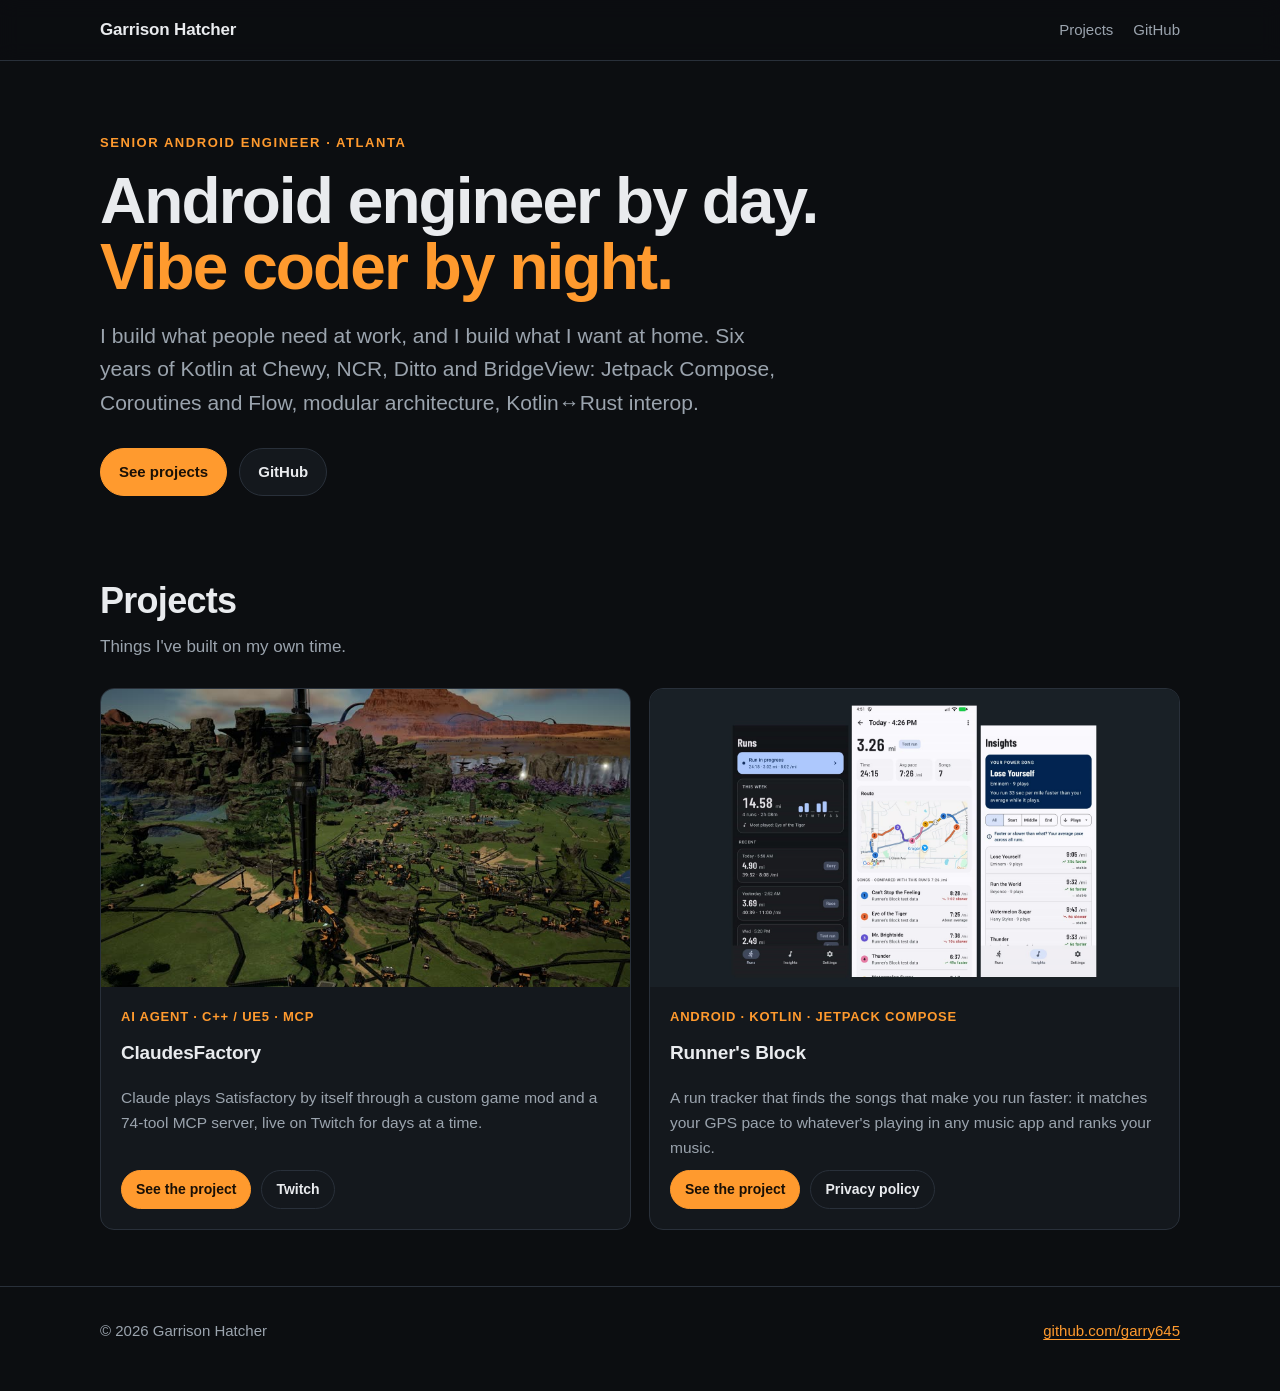
<file: index.html>
<!doctype html>
<html lang="en">
<head>
  <meta charset="utf-8">
  <meta name="viewport" content="width=device-width, initial-scale=1">
  <title>Garrison Hatcher — Senior Android Engineer</title>
  <meta name="description" content="Garrison Hatcher: senior Android engineer in Atlanta. Kotlin, Jetpack Compose, Kotlin Multiplatform, and AI agent tooling.">
  <link rel="stylesheet" href="assets/site.css">
</head>
<body>
  <header class="site-header">
    <div class="wrap">
      <a class="brand" href="./">Garrison Hatcher</a>
      <nav class="nav" aria-label="Site">
        <a href="#projects">Projects</a>
        <a href="https://github.com/garry645">GitHub</a>
      </nav>
    </div>
  </header>

  <main>
    <div class="wrap hero">
      <p class="eyebrow">Senior Android Engineer · Atlanta</p>
      <h1 class="two-line"><span>Android engineer by day.</span> <span>Vibe coder by night.</span></h1>
      <p class="lede">I build what people need at work, and I build what I want at home. Six years of Kotlin at Chewy, NCR, Ditto and BridgeView: Jetpack Compose, Coroutines and Flow, modular architecture, Kotlin↔Rust interop.</p>
      <div class="actions">
        <a class="btn btn-primary" href="#projects">See projects</a>
        <a class="btn" href="https://github.com/garry645">GitHub</a>
      </div>
    </div>

    <section id="projects">
      <div class="wrap">
        <h2>Projects</h2>
        <p class="section-intro">Things I've built on my own time.</p>
        <div class="cards">
          <article class="card">
            <img src="claudes-factory/media/thumb/d133-hero-space-elevator.jpg" alt="The factory Claude built, with the Space Elevator" width="800" height="450" loading="lazy">
            <div class="body">
              <span class="meta">AI agent · C++ / UE5 · MCP</span>
              <h3>ClaudesFactory</h3>
              <p>Claude plays Satisfactory by itself through a custom game mod and a 74-tool MCP server, live on Twitch for days at a time.</p>
              <div class="links">
                <a class="btn btn-sm btn-primary" href="claudes-factory/">See the project</a>
                <a class="btn btn-sm" href="https://www.twitch.tv/gamergarry645">Twitch</a>
              </div>
            </div>
          </article>
          <article class="card">
            <img src="runners-block/media/banner.jpg" alt="Three Runner's Block screens: a run in progress, a run's route map colored by song, and Insights with your power song" width="1600" height="900" loading="lazy">
            <div class="body">
              <span class="meta">Android · Kotlin · Jetpack Compose</span>
              <h3>Runner's Block</h3>
              <p>A run tracker that finds the songs that make you run faster: it matches your GPS pace to whatever's playing in any music app and ranks your music.</p>
              <div class="links">
                <a class="btn btn-sm btn-primary" href="runners-block/">See the project</a>
                <a class="btn btn-sm" href="runners-block/privacy/">Privacy policy</a>
              </div>
            </div>
          </article>
        </div>
      </div>
    </section>
  </main>

  <footer class="site-footer">
    <div class="wrap">
      <span>© 2026 Garrison Hatcher</span>
      <a href="https://github.com/garry645">github.com/garry645</a>
    </div>
  </footer>
</body>
</html>
</file>
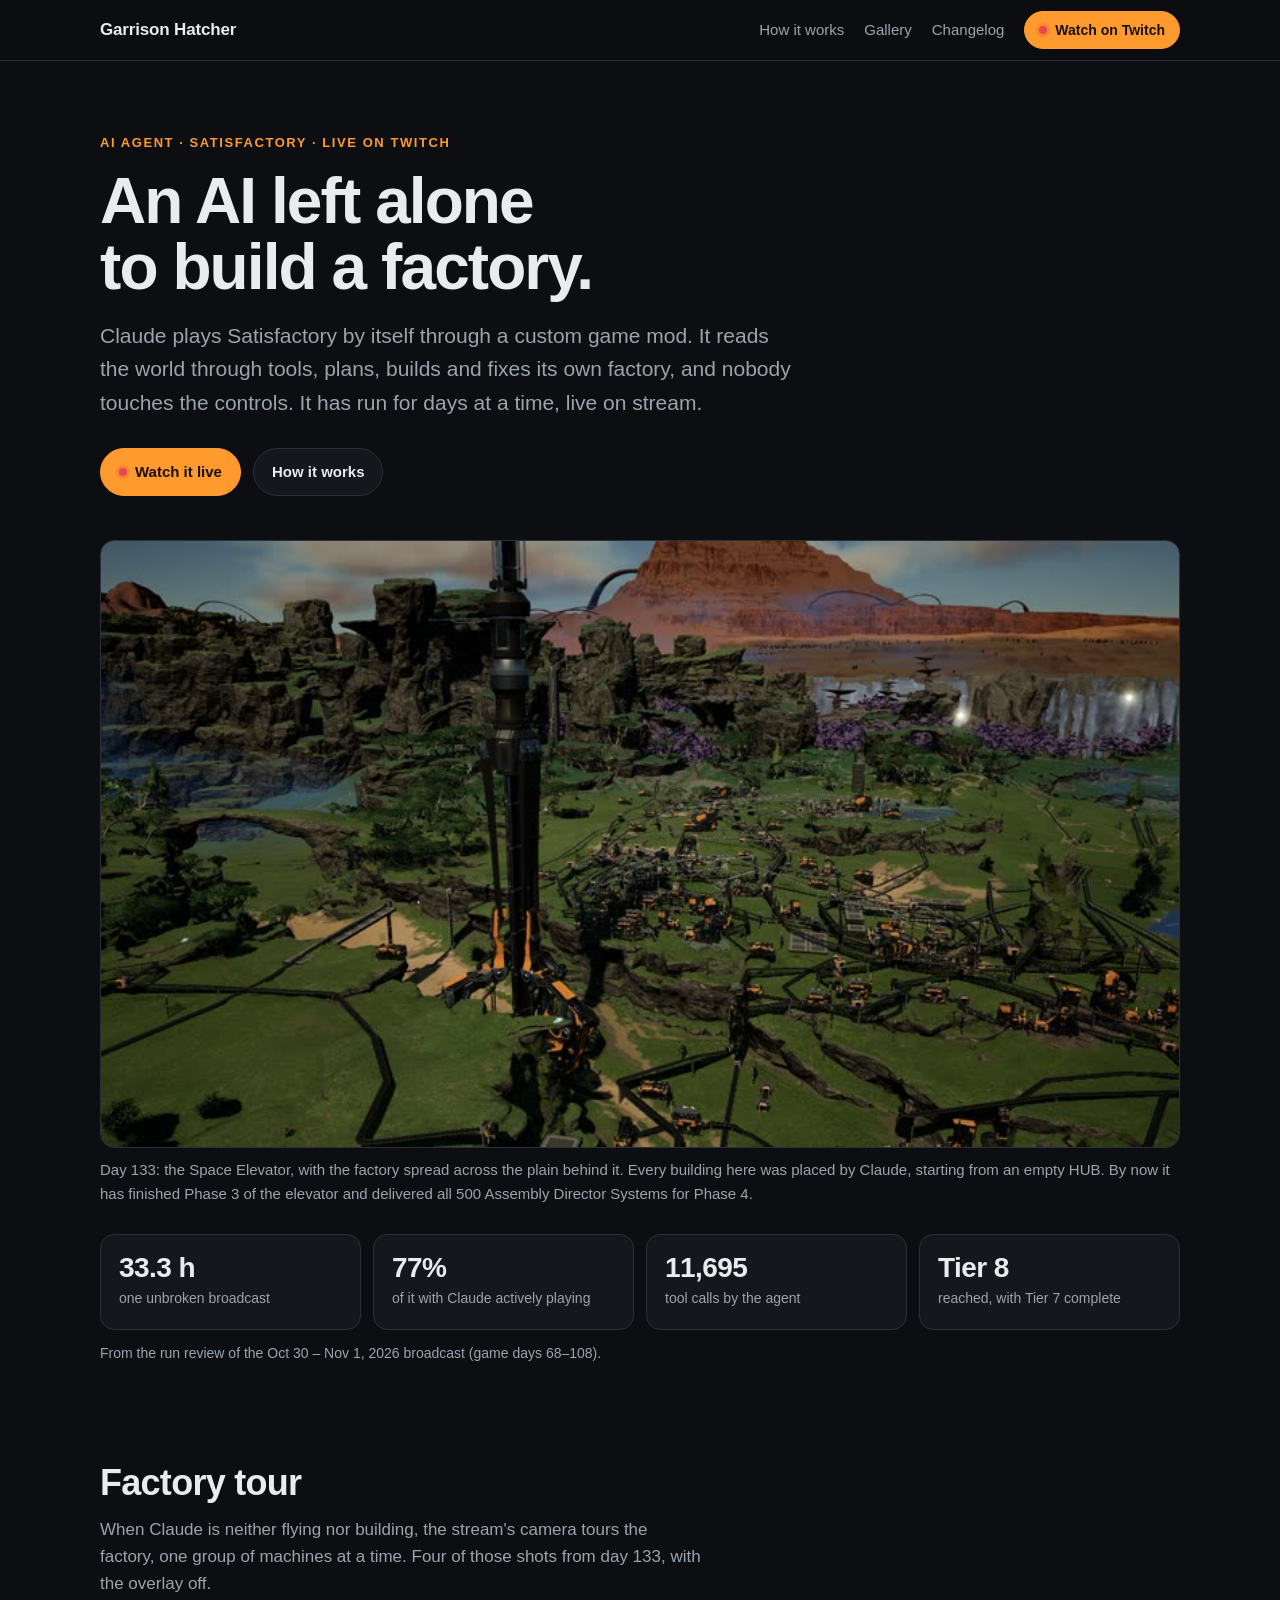
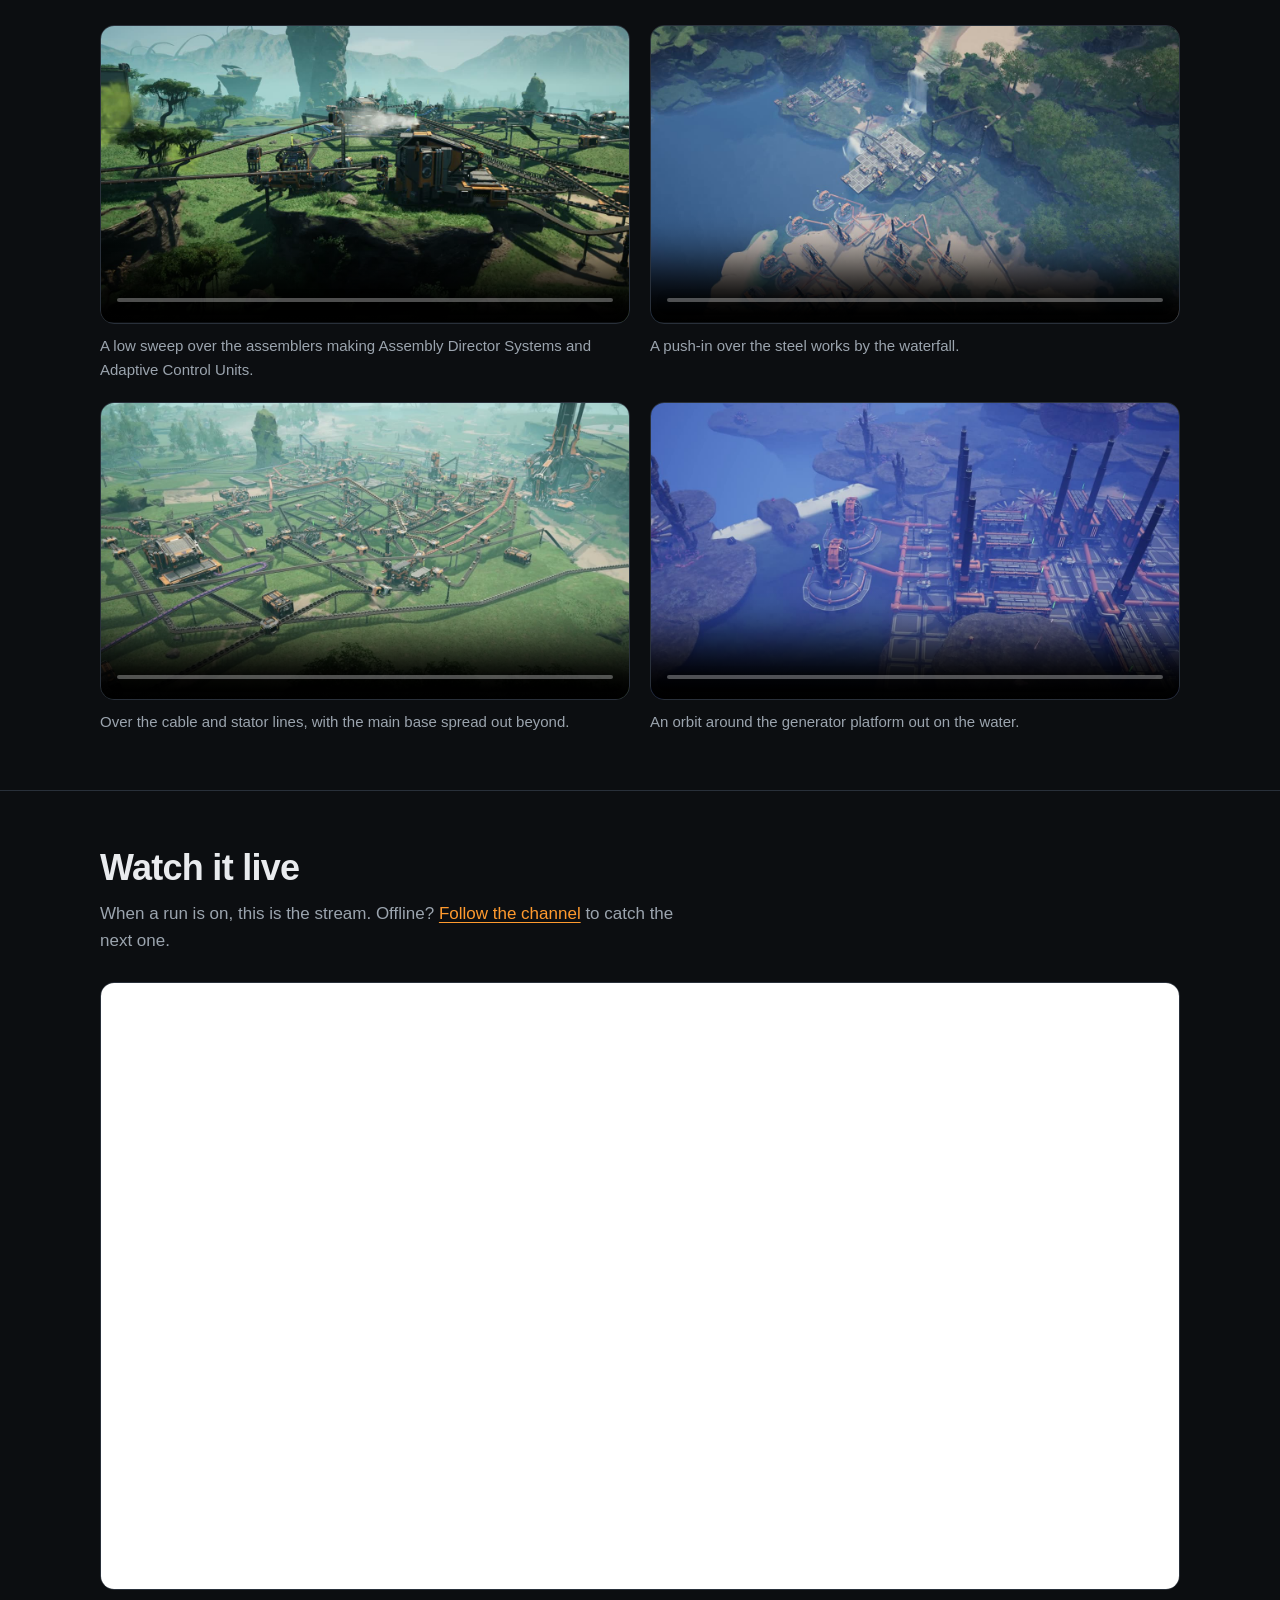
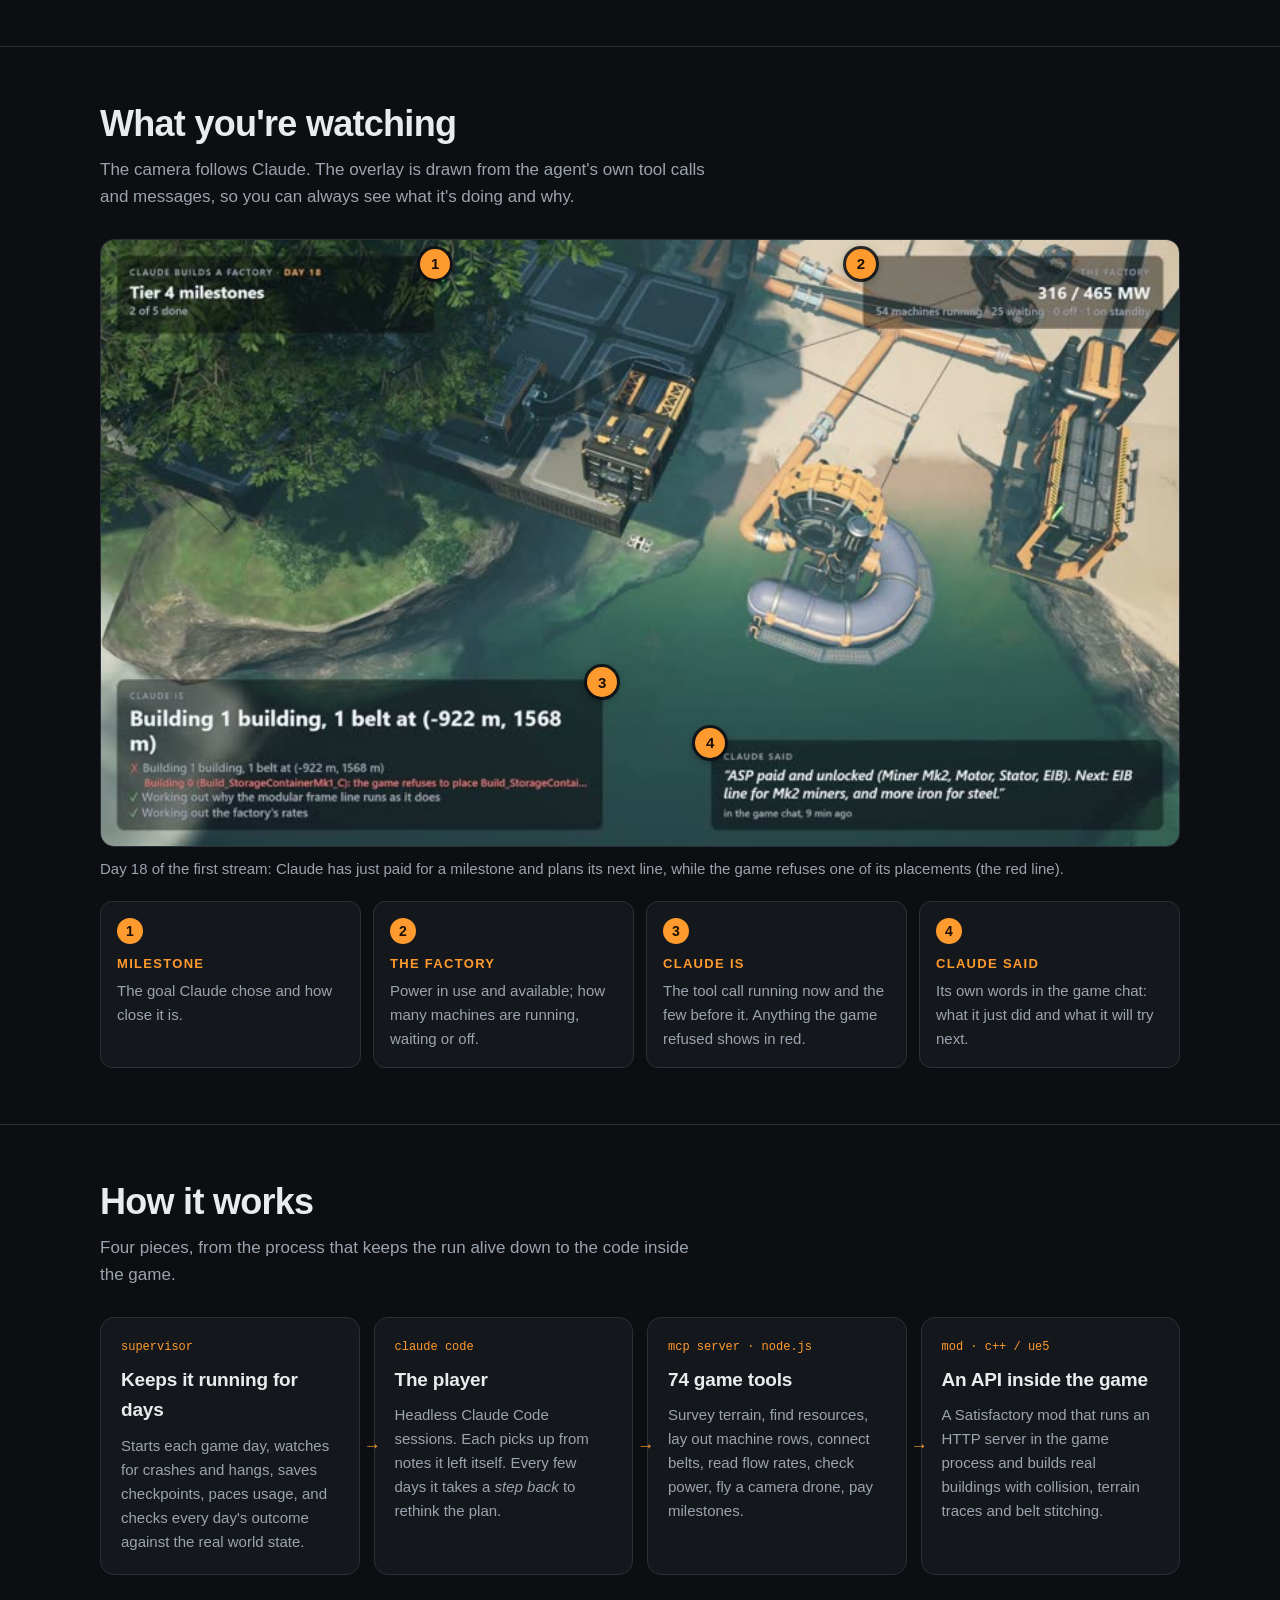
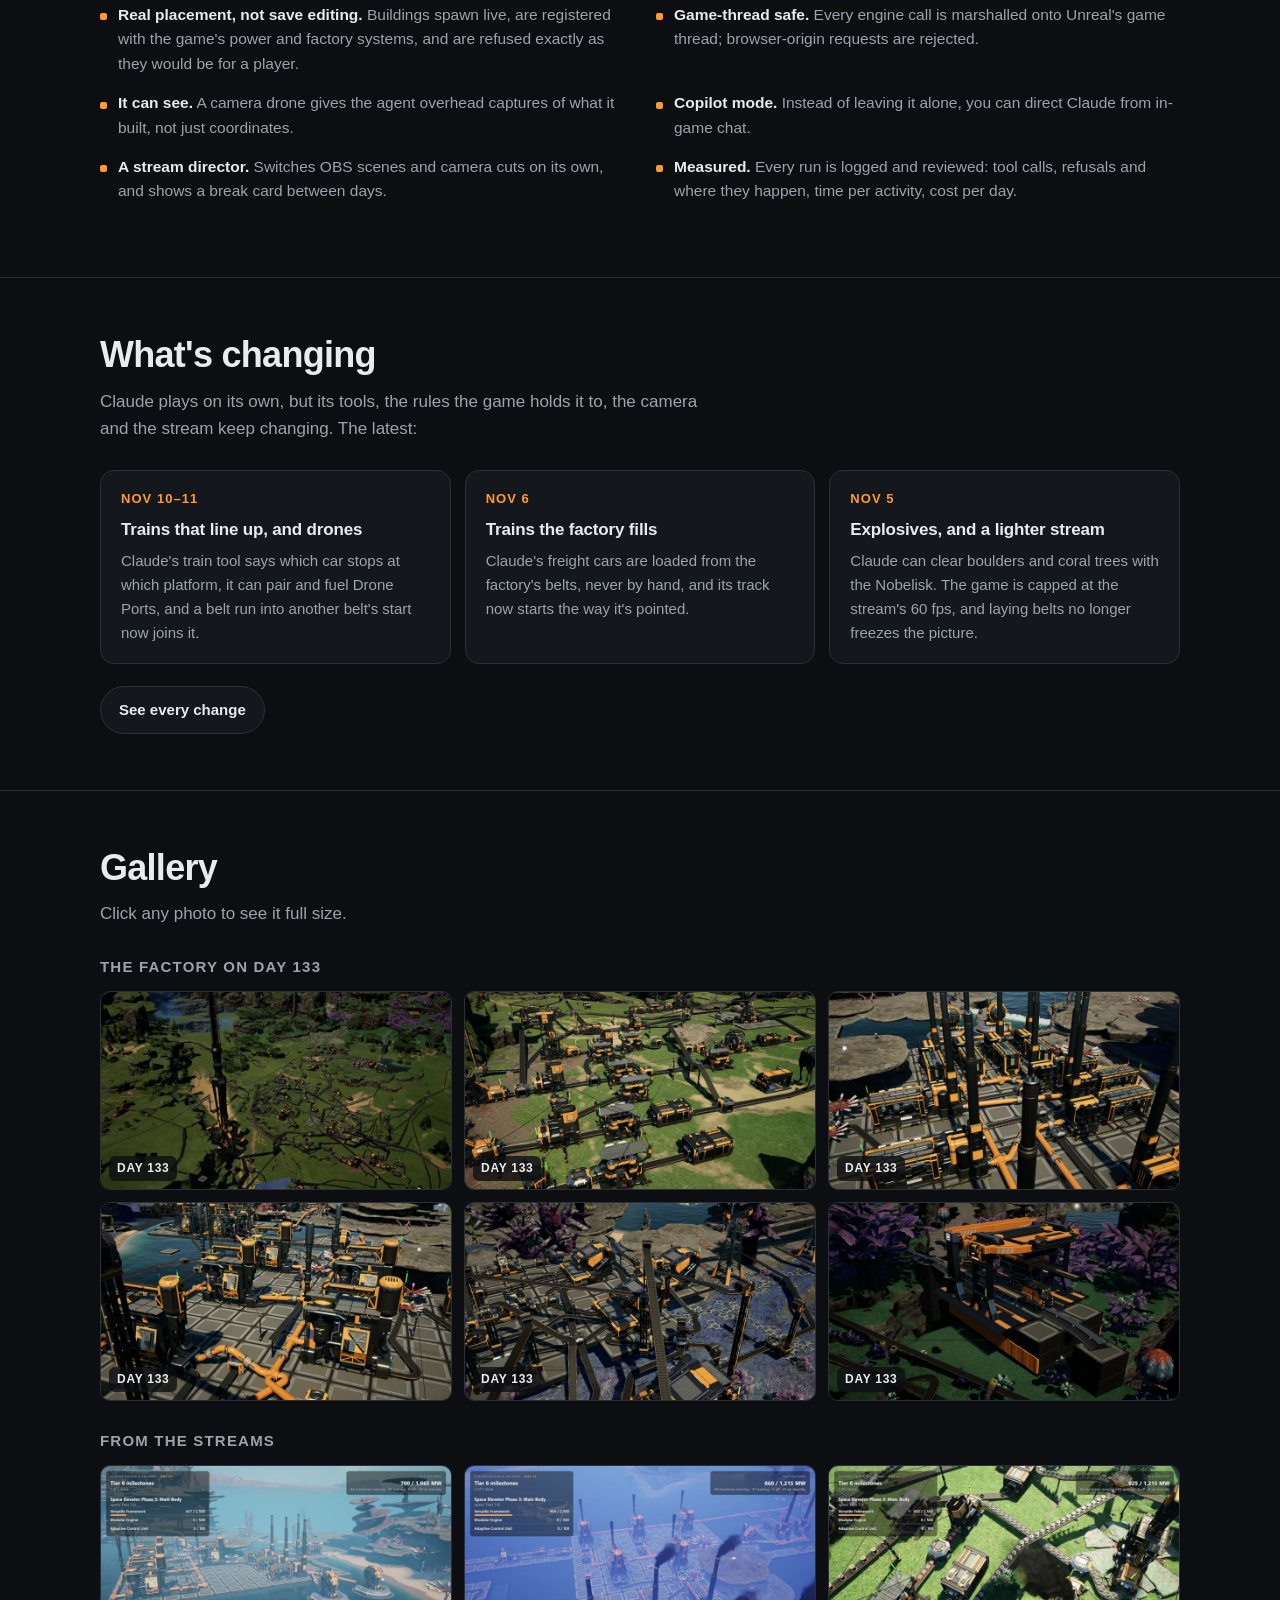
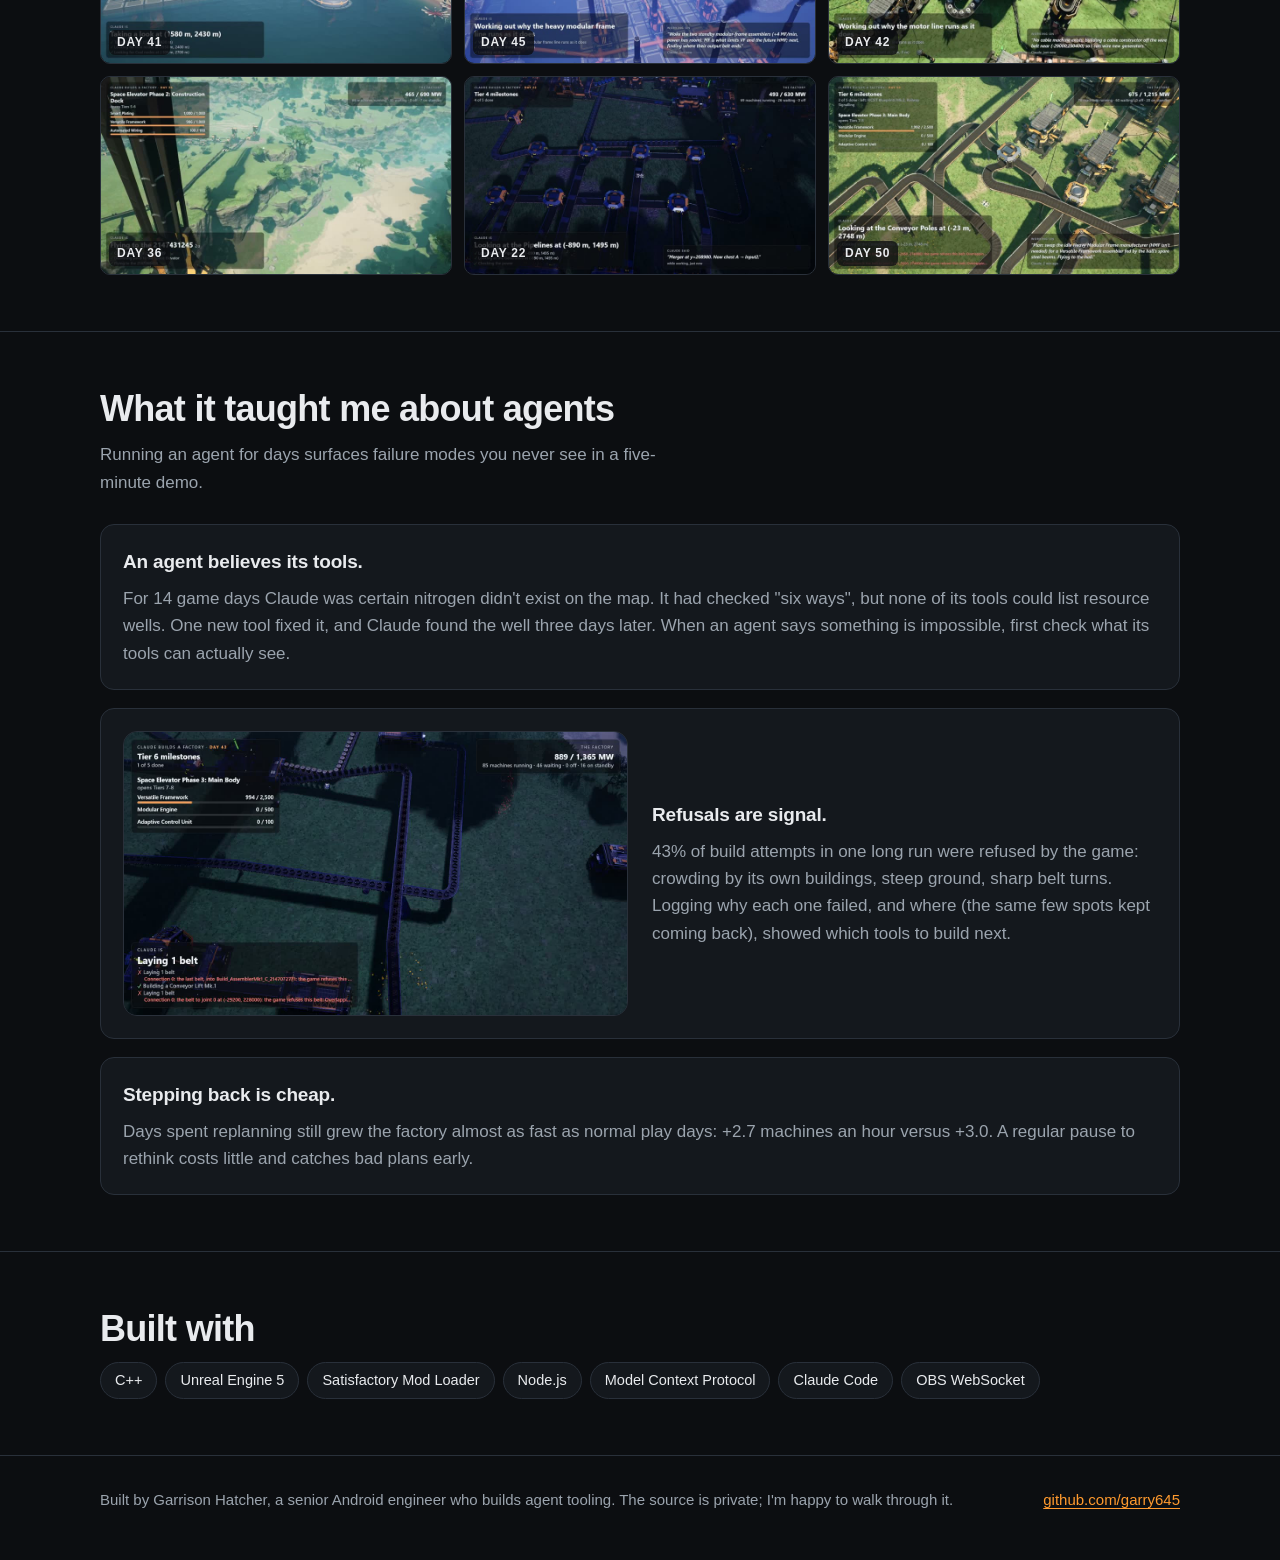
<file: claudes-factory/index.html>
<!doctype html>
<html lang="en">
<head>
  <meta charset="utf-8">
  <meta name="viewport" content="width=device-width, initial-scale=1">
  <title>ClaudesFactory — an AI left alone to build a factory</title>
  <meta name="description" content="Claude plays Satisfactory by itself through a custom game mod and an MCP server, live on Twitch for days at a time.">
  <meta property="og:title" content="ClaudesFactory — an AI left alone to build a factory">
  <meta property="og:description" content="Claude plays Satisfactory by itself through a custom game mod and an MCP server, live on Twitch.">
  <meta property="og:image" content="https://garry645.github.io/claudes-factory/media/full/d133-hero-space-elevator.jpg">
  <meta property="og:type" content="website">
  <link rel="stylesheet" href="../assets/site.css">
</head>
<body>
  <header class="site-header">
    <div class="wrap">
      <a class="brand" href="../">Garrison Hatcher</a>
      <nav class="nav" aria-label="Page">
        <a class="hide-sm" href="#how">How it works</a>
        <a class="hide-sm" href="#gallery">Gallery</a>
        <a class="hide-sm" href="changes/">Changelog</a>
        <a class="btn btn-sm btn-primary" href="https://www.twitch.tv/gamergarry645"><span class="live-dot" aria-hidden="true"></span>Watch on Twitch</a>
      </nav>
    </div>
  </header>

  <main>
    <div class="wrap hero">
      <p class="eyebrow">AI agent · Satisfactory · Live on Twitch</p>
      <h1>An AI left alone to build a factory.</h1>
      <p class="lede">Claude plays Satisfactory by itself through a custom game mod. It reads the world through tools, plans, builds and fixes its own factory, and nobody touches the controls. It has run for days at a time, live on stream.</p>
      <div class="actions">
        <a class="btn btn-primary" href="https://www.twitch.tv/gamergarry645"><span class="live-dot" aria-hidden="true"></span>Watch it live</a>
        <a class="btn" href="#how">How it works</a>
      </div>

      <figure class="hero-media">
        <div class="media-frame">
          <img src="media/full/d133-hero-space-elevator.jpg"
               srcset="media/thumb/d133-hero-space-elevator.jpg 800w, media/full/d133-hero-space-elevator.jpg 1920w"
               sizes="(max-width: 1112px) calc(100vw - 32px), 1080px"
               alt="The Space Elevator in the foreground, with the factory Claude built spread across the plain behind it"
               width="1920" height="1080" fetchpriority="high">
        </div>
        <figcaption>Day 133: the Space Elevator, with the factory spread across the plain behind it. Every building here was placed by Claude, starting from an empty HUB. By now it has finished Phase 3 of the elevator and delivered all 500 Assembly Director Systems for Phase 4.</figcaption>
      </figure>

      <div class="stats" aria-label="One 33-hour stream, by the numbers">
        <div class="stat"><b>33.3 h</b><span>one unbroken broadcast</span></div>
        <div class="stat"><b>77%</b><span>of it with Claude actively playing</span></div>
        <div class="stat"><b>11,695</b><span>tool calls by the agent</span></div>
        <div class="stat"><b>Tier 8</b><span>reached, with Tier 7 complete</span></div>
      </div>
      <p class="stats-note">From the run review of the Oct 30 – Nov 1, 2026 broadcast (game days 68–108).</p>
    </div>

    <section id="tour">
      <div class="wrap">
        <h2>Factory tour</h2>
        <p class="section-intro">When Claude is neither flying nor building, the stream's camera tours the factory, one group of machines at a time. Four of those shots from day 133, with the overlay off.</p>
        <div class="tour-grid">
          <figure>
            <div class="media-frame ratio-16x9">
              <video class="tour-video" muted loop playsinline controls preload="none" poster="media/tour/tour-01-poster.jpg" aria-label="A low sweep over the assemblers making Assembly Director Systems">
                <source src="media/tour/tour-01.mp4" type="video/mp4">
              </video>
            </div>
            <figcaption>A low sweep over the assemblers making Assembly Director Systems and Adaptive Control Units.</figcaption>
          </figure>
          <figure>
            <div class="media-frame ratio-16x9">
              <video class="tour-video" muted loop playsinline controls preload="none" poster="media/tour/tour-02-poster.jpg" aria-label="A push-in over the steel works by the waterfall">
                <source src="media/tour/tour-02.mp4" type="video/mp4">
              </video>
            </div>
            <figcaption>A push-in over the steel works by the waterfall.</figcaption>
          </figure>
          <figure>
            <div class="media-frame ratio-16x9">
              <video class="tour-video" muted loop playsinline controls preload="none" poster="media/tour/tour-03-poster.jpg" aria-label="Over the cable and stator lines, with the main base beyond">
                <source src="media/tour/tour-03.mp4" type="video/mp4">
              </video>
            </div>
            <figcaption>Over the cable and stator lines, with the main base spread out beyond.</figcaption>
          </figure>
          <figure>
            <div class="media-frame ratio-16x9">
              <video class="tour-video" muted loop playsinline controls preload="none" poster="media/tour/tour-04-poster.jpg" aria-label="An orbit around the generator platform out on the water">
                <source src="media/tour/tour-04.mp4" type="video/mp4">
              </video>
            </div>
            <figcaption>An orbit around the generator platform out on the water.</figcaption>
          </figure>
        </div>
      </div>
    </section>

    <section id="live">
      <div class="wrap">
        <h2>Watch it live</h2>
        <p class="section-intro">When a run is on, this is the stream. Offline? <a href="https://www.twitch.tv/gamergarry645">Follow the channel</a> to catch the next one.</p>
        <div class="media-frame ratio-16x9" id="twitch-embed">
          <noscript><p style="padding:24px">Watch at <a href="https://www.twitch.tv/gamergarry645">twitch.tv/gamergarry645</a>.</p></noscript>
        </div>
      </div>
    </section>

    <section id="seeing">
      <div class="wrap">
        <h2>What you're watching</h2>
        <p class="section-intro">The camera follows Claude. The overlay is drawn from the agent's own tool calls and messages, so you can always see what it's doing and why.</p>
        <figure>
          <div class="media-frame annotated">
            <img src="media/full/overlay-day18.jpg"
                 srcset="media/thumb/overlay-day18.jpg 800w, media/full/overlay-day18.jpg 1920w"
                 sizes="(max-width: 1112px) calc(100vw - 32px), 1080px"
                 alt="A stream frame with four overlay panels: the milestone at top left, the factory's power at top right, Claude's current action at bottom left and its last message at bottom right"
                 width="1920" height="1080" loading="lazy">
            <span class="marker" style="left: 31%; top: 4%" aria-hidden="true">1</span>
            <span class="marker" style="left: 70.5%; top: 4%" aria-hidden="true">2</span>
            <span class="marker" style="left: 46.5%; top: 73%" aria-hidden="true">3</span>
            <span class="marker" style="left: 56.5%; top: 83%" aria-hidden="true">4</span>
          </div>
          <figcaption>Day 18 of the first stream: Claude has just paid for a milestone and plans its next line, while the game refuses one of its placements (the red line).</figcaption>
        </figure>
        <ol class="legend-grid">
          <li><span class="num" aria-hidden="true">1</span><b>Milestone</b><p>The goal Claude chose and how close it is.</p></li>
          <li><span class="num" aria-hidden="true">2</span><b>The factory</b><p>Power in use and available; how many machines are running, waiting or off.</p></li>
          <li><span class="num" aria-hidden="true">3</span><b>Claude is</b><p>The tool call running now and the few before it. Anything the game refused shows in red.</p></li>
          <li><span class="num" aria-hidden="true">4</span><b>Claude said</b><p>Its own words in the game chat: what it just did and what it will try next.</p></li>
        </ol>
      </div>
    </section>

    <section id="how">
      <div class="wrap">
        <h2>How it works</h2>
        <p class="section-intro">Four pieces, from the process that keeps the run alive down to the code inside the game.</p>
        <div class="pipeline">
          <div class="stage">
            <span class="tag">supervisor</span>
            <h3>Keeps it running for days</h3>
            <p>Starts each game day, watches for crashes and hangs, saves checkpoints, paces usage, and checks every day's outcome against the real world state.</p>
          </div>
          <div class="stage">
            <span class="tag">claude code</span>
            <h3>The player</h3>
            <p>Headless Claude Code sessions. Each picks up from notes it left itself. Every few days it takes a <em>step back</em> to rethink the plan.</p>
          </div>
          <div class="stage">
            <span class="tag">mcp server · node.js</span>
            <h3>74 game tools</h3>
            <p>Survey terrain, find resources, lay out machine rows, connect belts, read flow rates, check power, fly a camera drone, pay milestones.</p>
          </div>
          <div class="stage">
            <span class="tag">mod · c++ / ue5</span>
            <h3>An API inside the game</h3>
            <p>A Satisfactory mod that runs an HTTP server in the game process and builds real buildings with collision, terrain traces and belt stitching.</p>
          </div>
        </div>
        <ul class="details">
          <li><b>Real placement, not save editing.</b> Buildings spawn live, are registered with the game's power and factory systems, and are refused exactly as they would be for a player.</li>
          <li><b>Game-thread safe.</b> Every engine call is marshalled onto Unreal's game thread; browser-origin requests are rejected.</li>
          <li><b>It can see.</b> A camera drone gives the agent overhead captures of what it built, not just coordinates.</li>
          <li><b>Copilot mode.</b> Instead of leaving it alone, you can direct Claude from in-game chat.</li>
          <li><b>A stream director.</b> Switches OBS scenes and camera cuts on its own, and shows a break card between days.</li>
          <li><b>Measured.</b> Every run is logged and reviewed: tool calls, refusals and where they happen, time per activity, cost per day.</li>
        </ul>
      </div>
    </section>

    <section id="changes">
      <div class="wrap">
        <h2>What's changing</h2>
        <p class="section-intro">Claude plays on its own, but its tools, the rules the game holds it to, the camera and the stream keep changing. The latest:</p>
        <ul class="cl-recent">
          <li><time datetime="2026-11-11">Nov 10–11</time><b>Trains that line up, and drones</b><span>Claude's train tool says which car stops at which platform, it can pair and fuel Drone Ports, and a belt run into another belt's start now joins it.</span></li>
          <li><time datetime="2026-11-06">Nov 6</time><b>Trains the factory fills</b><span>Claude's freight cars are loaded from the factory's belts, never by hand, and its track now starts the way it's pointed.</span></li>
          <li><time datetime="2026-11-05">Nov 5</time><b>Explosives, and a lighter stream</b><span>Claude can clear boulders and coral trees with the Nobelisk. The game is capped at the stream's 60 fps, and laying belts no longer freezes the picture.</span></li>
        </ul>
        <a class="btn" href="changes/">See every change</a>
      </div>
    </section>

    <section id="gallery">
      <div class="wrap">
        <h2>Gallery</h2>
        <p class="section-intro">Click any photo to see it full size.</p>
        <h3 class="gallery-heading">The factory on day 133</h3>
        <div class="photo-grid">
          <a class="photo" href="media/full/d133-main-base.jpg" data-caption="Day 133: the main base around the Space Elevator, from above.">
            <img src="media/thumb/d133-main-base.jpg" alt="Overhead view of the main base, with belts and machines spread around the Space Elevator" width="800" height="450" loading="lazy"><span>Day 133</span>
          </a>
          <a class="photo" href="media/full/d133-iron-line.jpg" data-caption="Day 133: the iron line near the HUB. Smelters and constructors make iron ingots, plates, rods and screws, joined by belts.">
            <img src="media/thumb/d133-iron-line.jpg" alt="Smelters and constructors joined by conveyor belts on a grassy plain" width="800" height="450" loading="lazy"><span>Day 133</span>
          </a>
          <a class="photo" href="media/full/d133-coke-generators.jpg" data-caption="Day 133: a row of coal generators burning petroleum coke from the refineries next door. The factory has 30 coal generators in all.">
            <img src="media/thumb/d133-coke-generators.jpg" alt="A row of coal generators with tall chimneys on a foundation platform" width="800" height="450" loading="lazy"><span>Day 133</span>
          </a>
          <a class="photo" href="media/full/d133-refineries.jpg" data-caption="Day 133: oil refineries making petroleum coke and plastic. There are 18 refineries in the factory.">
            <img src="media/thumb/d133-refineries.jpg" alt="Oil refineries connected by orange pipes on a platform by the water" width="800" height="450" loading="lazy"><span>Day 133</span>
          </a>
          <a class="photo" href="media/full/d133-supercomputer-line.jpg" data-caption="Day 133: manufacturers making computers, supercomputers and high-speed connectors, fed by a circuit board assembler.">
            <img src="media/thumb/d133-supercomputer-line.jpg" alt="Manufacturers and an assembler joined by belts among purple alien plants" width="800" height="450" loading="lazy"><span>Day 133</span>
          </a>
          <a class="photo" href="media/full/d133-train-station.jpg" data-caption="Day 133: one of the three train stations Claude built, with a train in it.">
            <img src="media/thumb/d133-train-station.jpg" alt="A train station with a train, surrounded by alien plants" width="800" height="450" loading="lazy"><span>Day 133</span>
          </a>
        </div>
        <h3 class="gallery-heading">From the streams</h3>
        <div class="photo-grid">
          <a class="photo" href="media/full/g-lake-refinery.jpg" data-caption="Day 41: refineries on a platform Claude built out on the lake, for rubber and coke. 700 of 1,065 MW in use.">
            <img src="media/thumb/g-lake-refinery.jpg" alt="Refineries with tall chimneys on a foundation platform built out over a lake" width="800" height="450" loading="lazy"><span>Day 41</span>
          </a>
          <a class="photo" href="media/full/g-lake-generators.jpg" data-caption="Day 45: generators smoking on the lake platform at dusk. 860 of 1,215 MW in use.">
            <img src="media/thumb/g-lake-generators.jpg" alt="Rows of generators with black smoke on a platform over the lake in blue evening light" width="800" height="450" loading="lazy"><span>Day 45</span>
          </a>
          <a class="photo" href="media/full/g-coal-power.jpg" data-caption="Day 42: belts weaving between machines. Claude notices it has no cable machine and builds one so it can wire up new generators.">
            <img src="media/thumb/g-coal-power.jpg" alt="Overhead view of conveyor belts weaving between machines and a smoking generator" width="800" height="450" loading="lazy"><span>Day 42</span>
          </a>
          <a class="photo" href="media/full/g-elevator-down.jpg" data-caption="Day 36: looking down the Space Elevator while Claude delivers Phase 2 parts.">
            <img src="media/thumb/g-elevator-down.jpg" alt="View straight down the side of the Space Elevator to the landscape far below" width="800" height="450" loading="lazy"><span>Day 36</span>
          </a>
          <a class="photo" href="media/full/g-night-grid.jpg" data-caption="Day 22: the power plant's pipes and generators at night, from above. 493 of 630 MW in use.">
            <img src="media/thumb/g-night-grid.jpg" alt="Overhead night view of a grid of pipes and generators" width="800" height="450" loading="lazy"><span>Day 22</span>
          </a>
          <a class="photo" href="media/full/g-day50.jpg" data-caption="Day 50: Claude decides to swap an idle Heavy Modular Frame manufacturer for a Versatile Framework assembler fed by the hall's spare steel beams.">
            <img src="media/thumb/g-day50.jpg" alt="Curving conveyor belts between machines in the factory hall" width="800" height="450" loading="lazy"><span>Day 50</span>
          </a>
        </div>
      </div>
    </section>

    <section id="lessons">
      <div class="wrap">
        <h2>What it taught me about agents</h2>
        <p class="section-intro">Running an agent for days surfaces failure modes you never see in a five-minute demo.</p>
        <div class="lessons">
          <div class="lesson text-only">
            <div>
              <h3>An agent believes its tools.</h3>
              <p>For 14 game days Claude was certain nitrogen didn't exist on the map. It had checked "six ways", but none of its tools could list resource wells. One new tool fixed it, and Claude found the well three days later. When an agent says something is impossible, first check what its tools can actually see.</p>
            </div>
          </div>
          <div class="lesson">
            <figure>
              <div class="media-frame"><img src="media/day43-belt-refused.jpg" alt="Day 43: the overlay shows two belt placements refused by the game for overlapping" width="1280" height="720" loading="lazy"></div>
            </figure>
            <div>
              <h3>Refusals are signal.</h3>
              <p>43% of build attempts in one long run were refused by the game: crowding by its own buildings, steep ground, sharp belt turns. Logging why each one failed, and where (the same few spots kept coming back), showed which tools to build next.</p>
            </div>
          </div>
          <div class="lesson text-only">
            <div>
              <h3>Stepping back is cheap.</h3>
              <p>Days spent replanning still grew the factory almost as fast as normal play days: +2.7 machines an hour versus +3.0. A regular pause to rethink costs little and catches bad plans early.</p>
            </div>
          </div>
        </div>
      </div>
    </section>

    <section id="tech">
      <div class="wrap">
        <h2>Built with</h2>
        <ul class="chips">
          <li>C++</li><li>Unreal Engine 5</li><li>Satisfactory Mod Loader</li><li>Node.js</li><li>Model Context Protocol</li><li>Claude Code</li><li>OBS WebSocket</li>
        </ul>
      </div>
    </section>
  </main>

  <footer class="site-footer">
    <div class="wrap">
      <span>Built by Garrison Hatcher, a senior Android engineer who builds agent tooling. The source is private; I'm happy to walk through it.</span>
      <a href="https://github.com/garry645">github.com/garry645</a>
    </div>
  </footer>

  <dialog id="lightbox" aria-label="Photo viewer">
    <button class="lb-close" type="button" aria-label="Close">×</button>
    <button class="lb-nav lb-prev" type="button" aria-label="Previous photo">‹</button>
    <figure>
      <img alt="">
      <figcaption></figcaption>
    </figure>
    <button class="lb-nav lb-next" type="button" aria-label="Next photo">›</button>
  </dialog>

  <script>
    // Twitch only plays inside pages on the domain named in `parent`
    (function () {
      var box = document.getElementById("twitch-embed");
      var host = location.hostname || "localhost";
      var frame = document.createElement("iframe");
      frame.src = "https://player.twitch.tv/?channel=gamergarry645&muted=true&autoplay=false&parent=" + encodeURIComponent(host);
      frame.title = "ClaudesFactory live on Twitch";
      frame.allowFullscreen = true;
      frame.loading = "lazy";
      box.appendChild(frame);
    })();

    // Tour clips play muted while on screen and pause when scrolled away; reduced motion leaves them to the controls
    (function () {
      var clips = document.querySelectorAll(".tour-video");
      if (!clips.length || !("IntersectionObserver" in window)) return;
      if (window.matchMedia("(prefers-reduced-motion: reduce)").matches) return;
      var seen = new IntersectionObserver(function (entries) {
        entries.forEach(function (entry) {
          var v = entry.target;
          if (entry.isIntersecting) {
            v.play().catch(function () {});
          } else {
            v.pause();
          }
        });
      }, { threshold: 0.5 });
      clips.forEach(function (v) { seen.observe(v); });
    })();

    // Gallery: each photo links to its full-size image, so without JS it still opens; with JS it opens in the viewer
    (function () {
      var photos = Array.prototype.slice.call(document.querySelectorAll(".photo-grid .photo"));
      var box = document.getElementById("lightbox");
      if (!photos.length || typeof box.showModal !== "function") return;
      var img = box.querySelector("img");
      var caption = box.querySelector("figcaption");
      var current = 0;

      function show(i) {
        current = (i + photos.length) % photos.length;
        var a = photos[current];
        img.src = a.getAttribute("href");
        img.alt = a.querySelector("img").alt;
        caption.textContent = a.dataset.caption;
      }
      photos.forEach(function (a, i) {
        a.addEventListener("click", function (e) {
          e.preventDefault();
          show(i);
          box.showModal();
        });
      });
      box.querySelector(".lb-prev").addEventListener("click", function () { show(current - 1); });
      box.querySelector(".lb-next").addEventListener("click", function () { show(current + 1); });
      box.querySelector(".lb-close").addEventListener("click", function () { box.close(); });
      // A click on the dark backdrop (the dialog itself, not its contents) closes it
      box.addEventListener("click", function (e) { if (e.target === box) box.close(); });
      box.addEventListener("keydown", function (e) {
        if (e.key === "ArrowLeft") show(current - 1);
        if (e.key === "ArrowRight") show(current + 1);
      });
    })();
  </script>
</body>
</html>
</file>
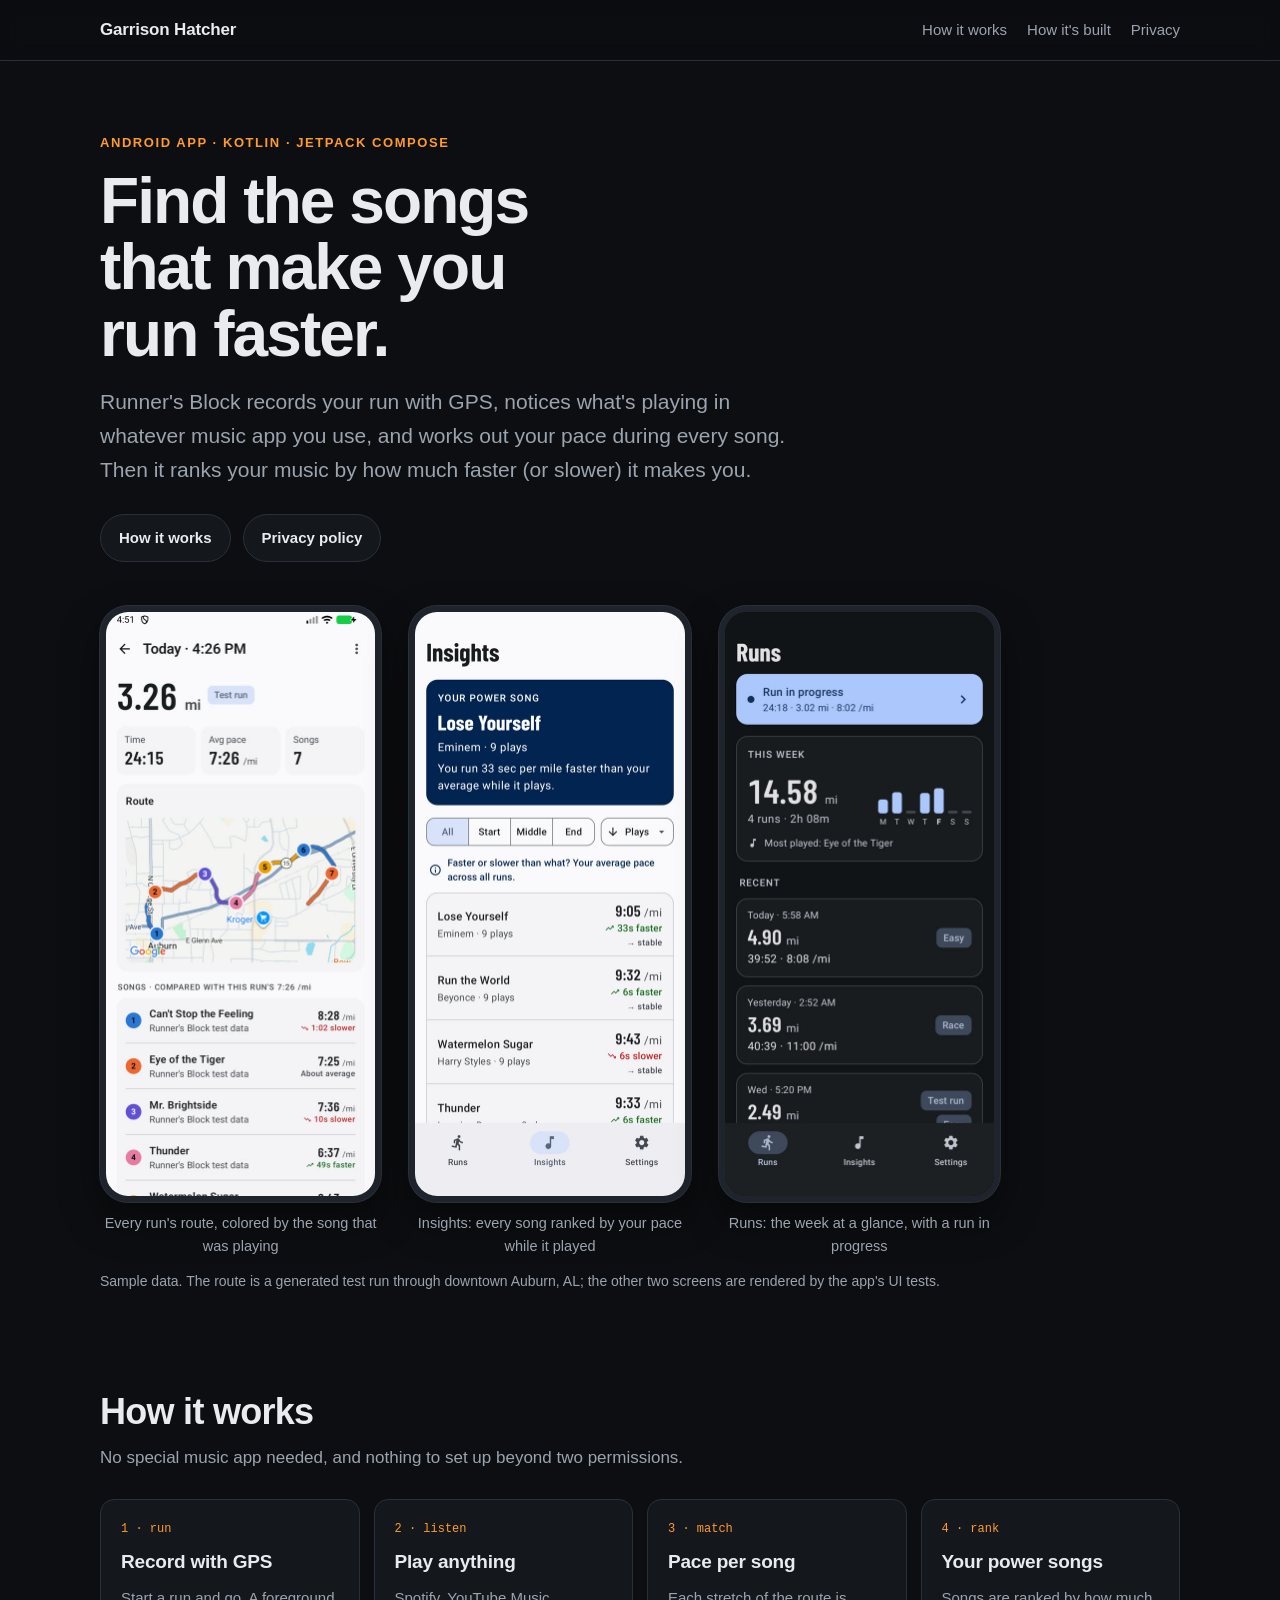
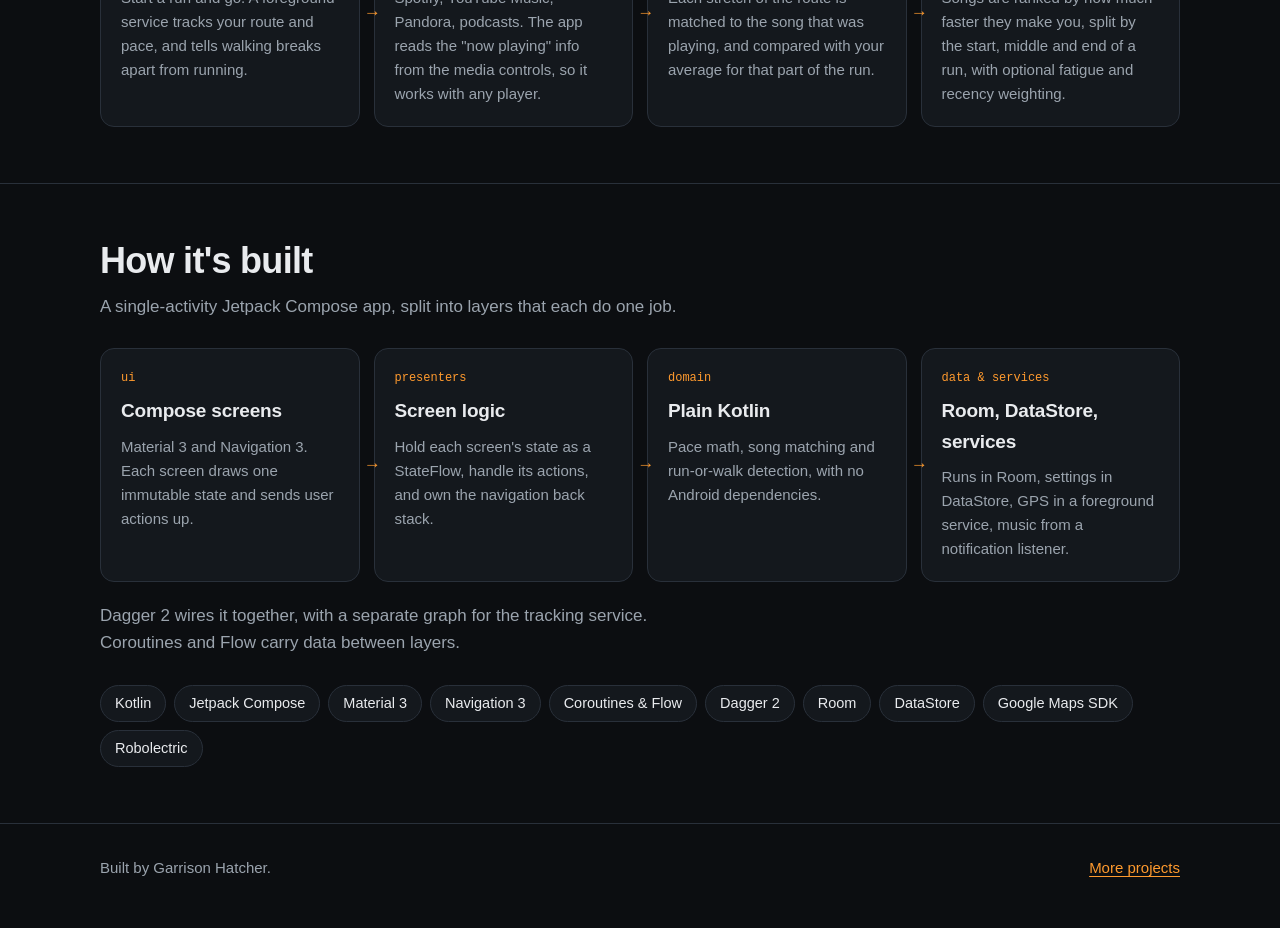
<file: runners-block/index.html>
<!doctype html>
<html lang="en">
<head>
  <meta charset="utf-8">
  <meta name="viewport" content="width=device-width, initial-scale=1">
  <title>Runner's Block — find the songs that make you run faster</title>
  <meta name="description" content="An Android app that matches your GPS pace to whatever's playing in any music app and ranks your songs by how much faster they make you run.">
  <meta property="og:title" content="Runner's Block — find the songs that make you run faster">
  <meta property="og:description" content="An Android app that ranks your music by how much faster it makes you run.">
  <meta property="og:image" content="https://garry645.github.io/runners-block/media/banner.jpg">
  <meta property="og:type" content="website">
  <link rel="stylesheet" href="../assets/site.css">
</head>
<body>
  <header class="site-header">
    <div class="wrap">
      <a class="brand" href="../">Garrison Hatcher</a>
      <nav class="nav" aria-label="Page">
        <a class="hide-sm" href="#how">How it works</a>
        <a class="hide-sm" href="#engineering">How it's built</a>
        <a href="privacy/">Privacy</a>
      </nav>
    </div>
  </header>

  <main>
    <div class="wrap hero">
      <p class="eyebrow">Android app · Kotlin · Jetpack Compose</p>
      <h1>Find the songs that make you run faster.</h1>
      <p class="lede">Runner's Block records your run with GPS, notices what's playing in whatever music app you use, and works out your pace during every song. Then it ranks your music by how much faster (or slower) it makes you.</p>
      <div class="actions">
        <a class="btn" href="#how">How it works</a>
        <a class="btn" href="privacy/">Privacy policy</a>
      </div>

      <div class="phones" aria-label="Screenshots">
        <figure class="phone">
          <img src="media/run-route-map.jpg" alt="A run's detail screen: 3.26 miles at 7:26 per mile, with the route map colored by the song that was playing and numbered markers matching the song list below" width="540" height="1170">
          <figcaption>Every run's route, colored by the song that was playing</figcaption>
        </figure>
        <figure class="phone">
          <img src="media/insights-light.jpg" alt="Insights screen: your power song is Lose Yourself by Eminem, 33 seconds per mile faster than your average, followed by a ranked list of songs" width="540" height="1170">
          <figcaption>Insights: every song ranked by your pace while it played</figcaption>
        </figure>
        <figure class="phone">
          <img src="media/runs-in-progress-dark.jpg" alt="Runs screen in dark mode with a run in progress, this week's 14.58 miles, and recent runs" width="540" height="1170">
          <figcaption>Runs: the week at a glance, with a run in progress</figcaption>
        </figure>
      </div>
      <p class="stats-note">Sample data. The route is a generated test run through downtown Auburn, AL; the other two screens are rendered by the app's UI tests.</p>
    </div>

    <section id="how">
      <div class="wrap">
        <h2>How it works</h2>
        <p class="section-intro">No special music app needed, and nothing to set up beyond two permissions.</p>
        <div class="pipeline">
          <div class="stage">
            <span class="tag">1 · run</span>
            <h3>Record with GPS</h3>
            <p>Start a run and go. A foreground service tracks your route and pace, and tells walking breaks apart from running.</p>
          </div>
          <div class="stage">
            <span class="tag">2 · listen</span>
            <h3>Play anything</h3>
            <p>Spotify, YouTube Music, Pandora, podcasts. The app reads the "now playing" info from the media controls, so it works with any player.</p>
          </div>
          <div class="stage">
            <span class="tag">3 · match</span>
            <h3>Pace per song</h3>
            <p>Each stretch of the route is matched to the song that was playing, and compared with your average for that part of the run.</p>
          </div>
          <div class="stage">
            <span class="tag">4 · rank</span>
            <h3>Your power songs</h3>
            <p>Songs are ranked by how much faster they make you, split by the start, middle and end of a run, with optional fatigue and recency weighting.</p>
          </div>
        </div>
      </div>
    </section>

    <section id="engineering">
      <div class="wrap">
        <h2>How it's built</h2>
        <p class="section-intro">A single-activity Jetpack Compose app, split into layers that each do one job.</p>
        <div class="pipeline">
          <div class="stage">
            <span class="tag">ui</span>
            <h3>Compose screens</h3>
            <p>Material 3 and Navigation 3. Each screen draws one immutable state and sends user actions up.</p>
          </div>
          <div class="stage">
            <span class="tag">presenters</span>
            <h3>Screen logic</h3>
            <p>Hold each screen's state as a StateFlow, handle its actions, and own the navigation back stack.</p>
          </div>
          <div class="stage">
            <span class="tag">domain</span>
            <h3>Plain Kotlin</h3>
            <p>Pace math, song matching and run-or-walk detection, with no Android dependencies.</p>
          </div>
          <div class="stage">
            <span class="tag">data &amp; services</span>
            <h3>Room, DataStore, services</h3>
            <p>Runs in Room, settings in DataStore, GPS in a foreground service, music from a notification listener.</p>
          </div>
        </div>
        <p class="section-intro" style="margin-top: 20px">Dagger 2 wires it together, with a separate graph for the tracking service. Coroutines and Flow carry data between layers.</p>
        <ul class="chips" style="margin-top: 8px">
          <li>Kotlin</li><li>Jetpack Compose</li><li>Material 3</li><li>Navigation 3</li><li>Coroutines &amp; Flow</li><li>Dagger 2</li><li>Room</li><li>DataStore</li><li>Google Maps SDK</li><li>Robolectric</li>
        </ul>
      </div>
    </section>

  </main>

  <footer class="site-footer">
    <div class="wrap">
      <span>Built by Garrison Hatcher.</span>
      <a href="../">More projects</a>
    </div>
  </footer>
</body>
</html>
</file>
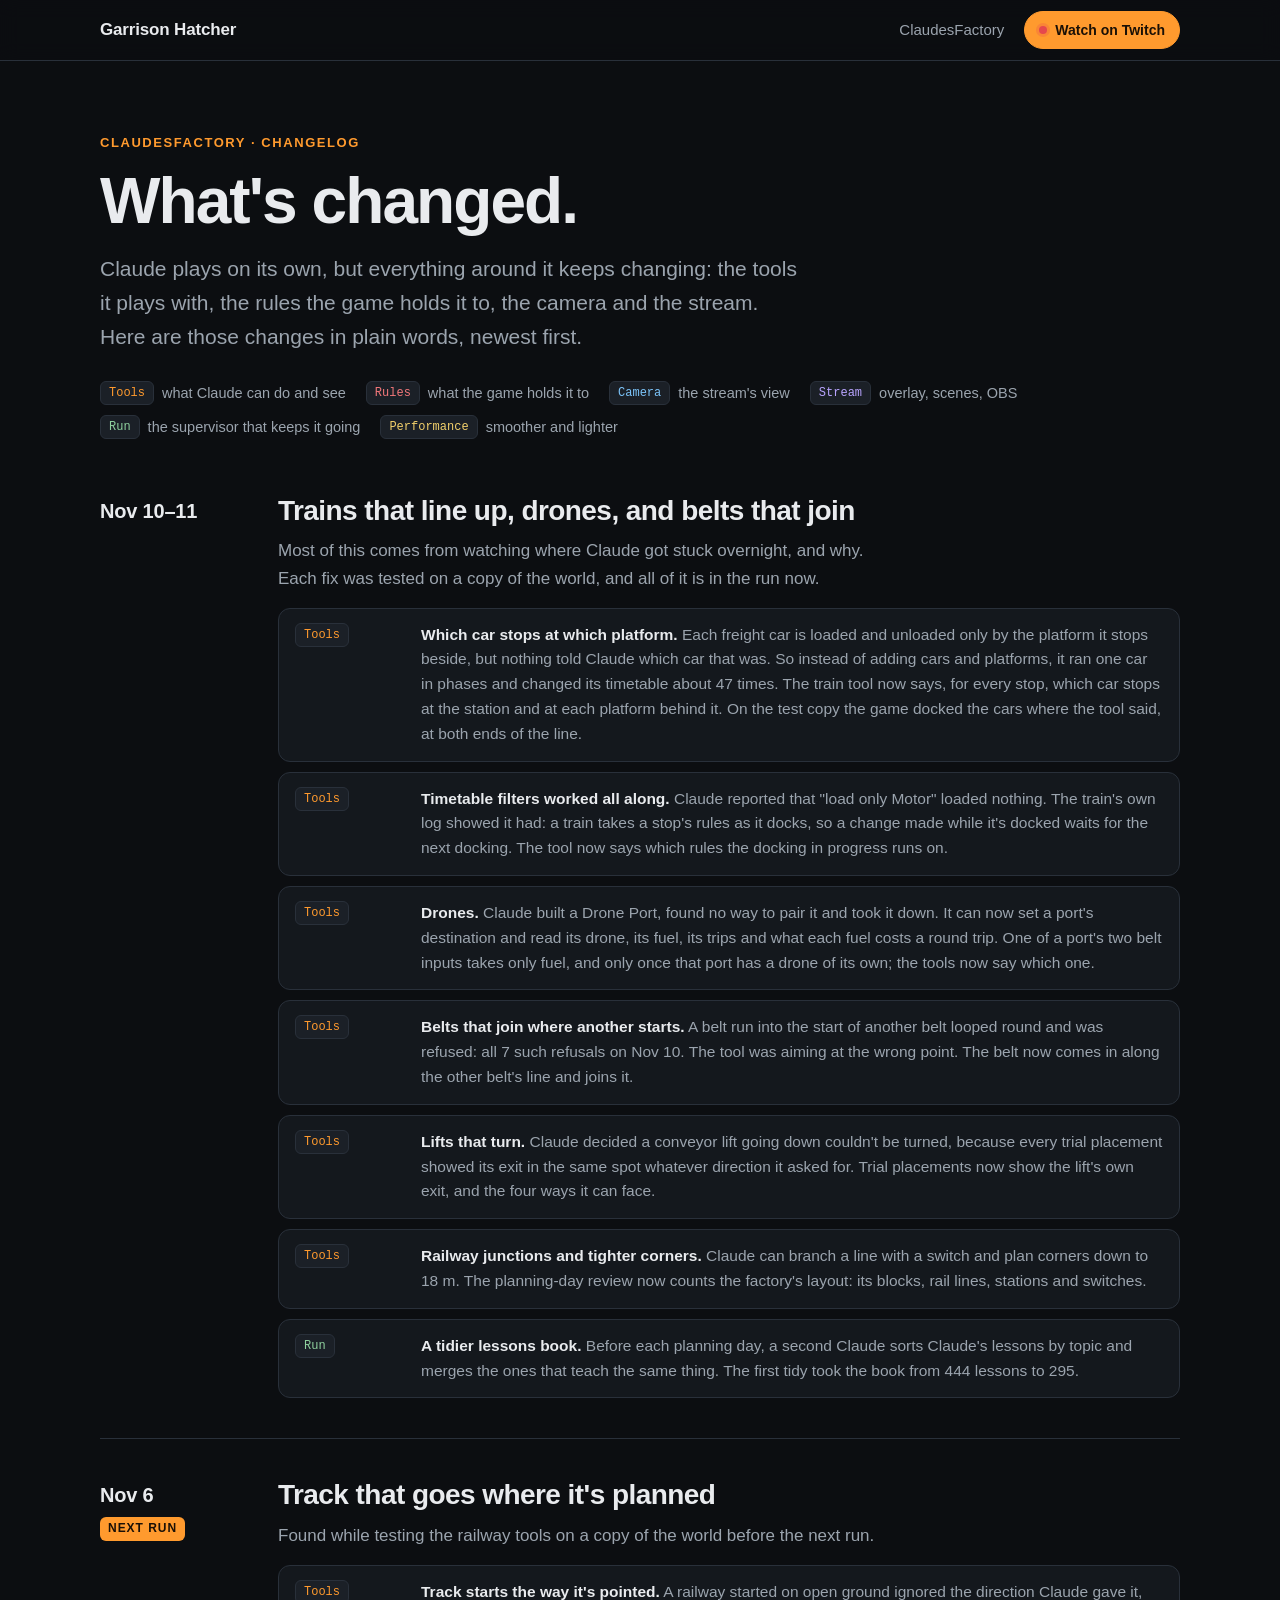
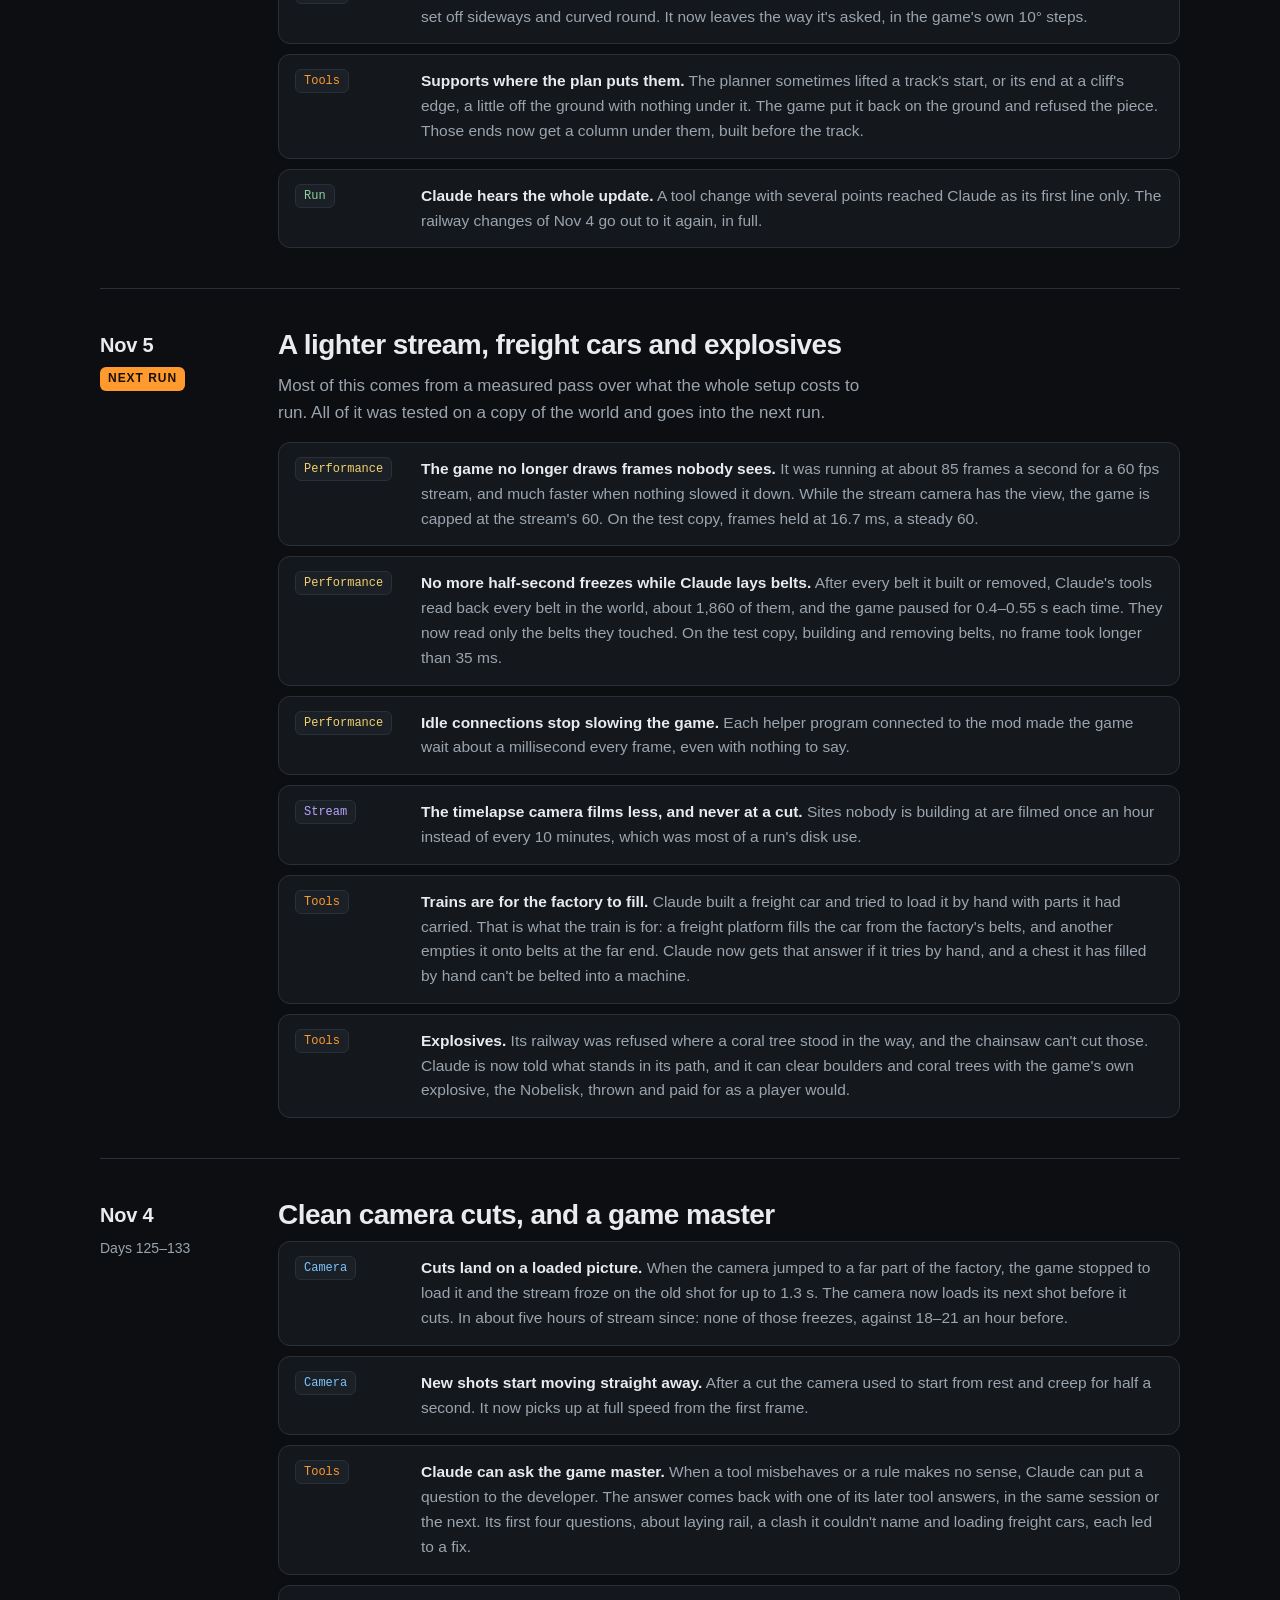
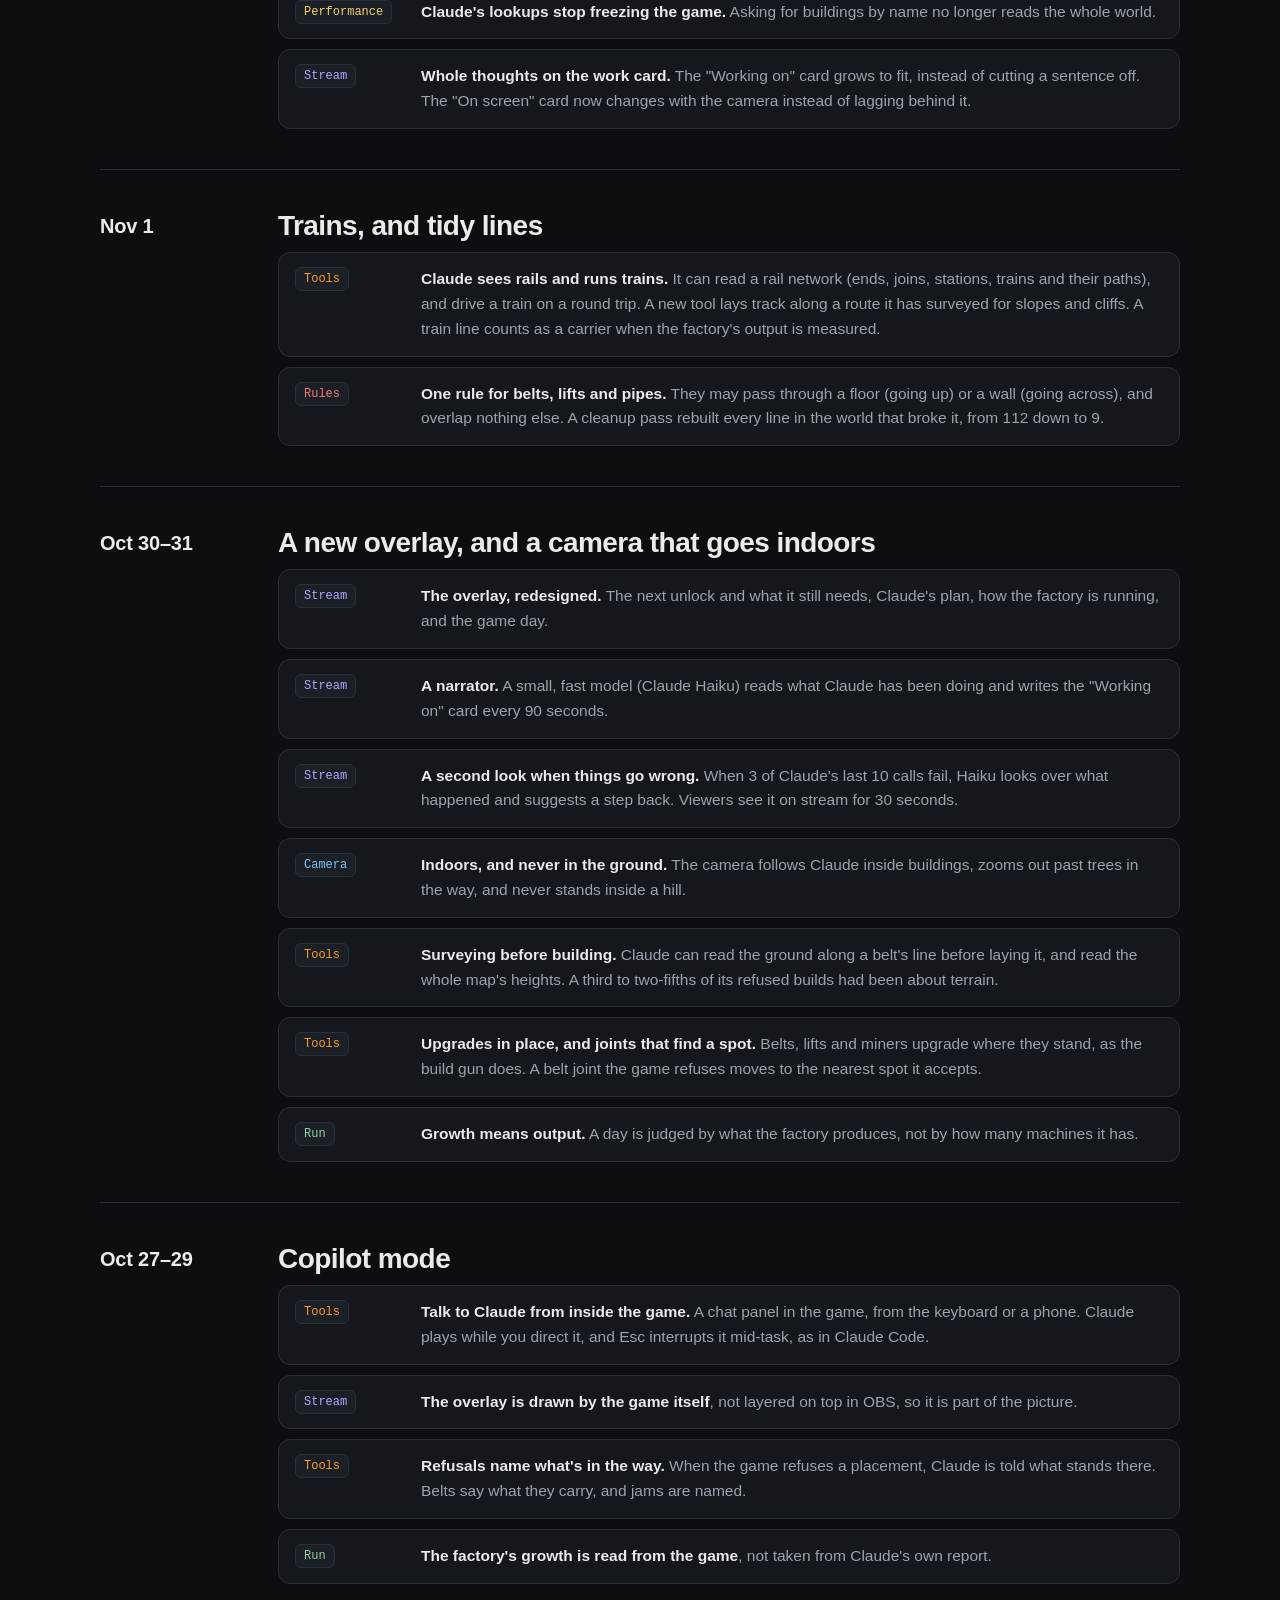
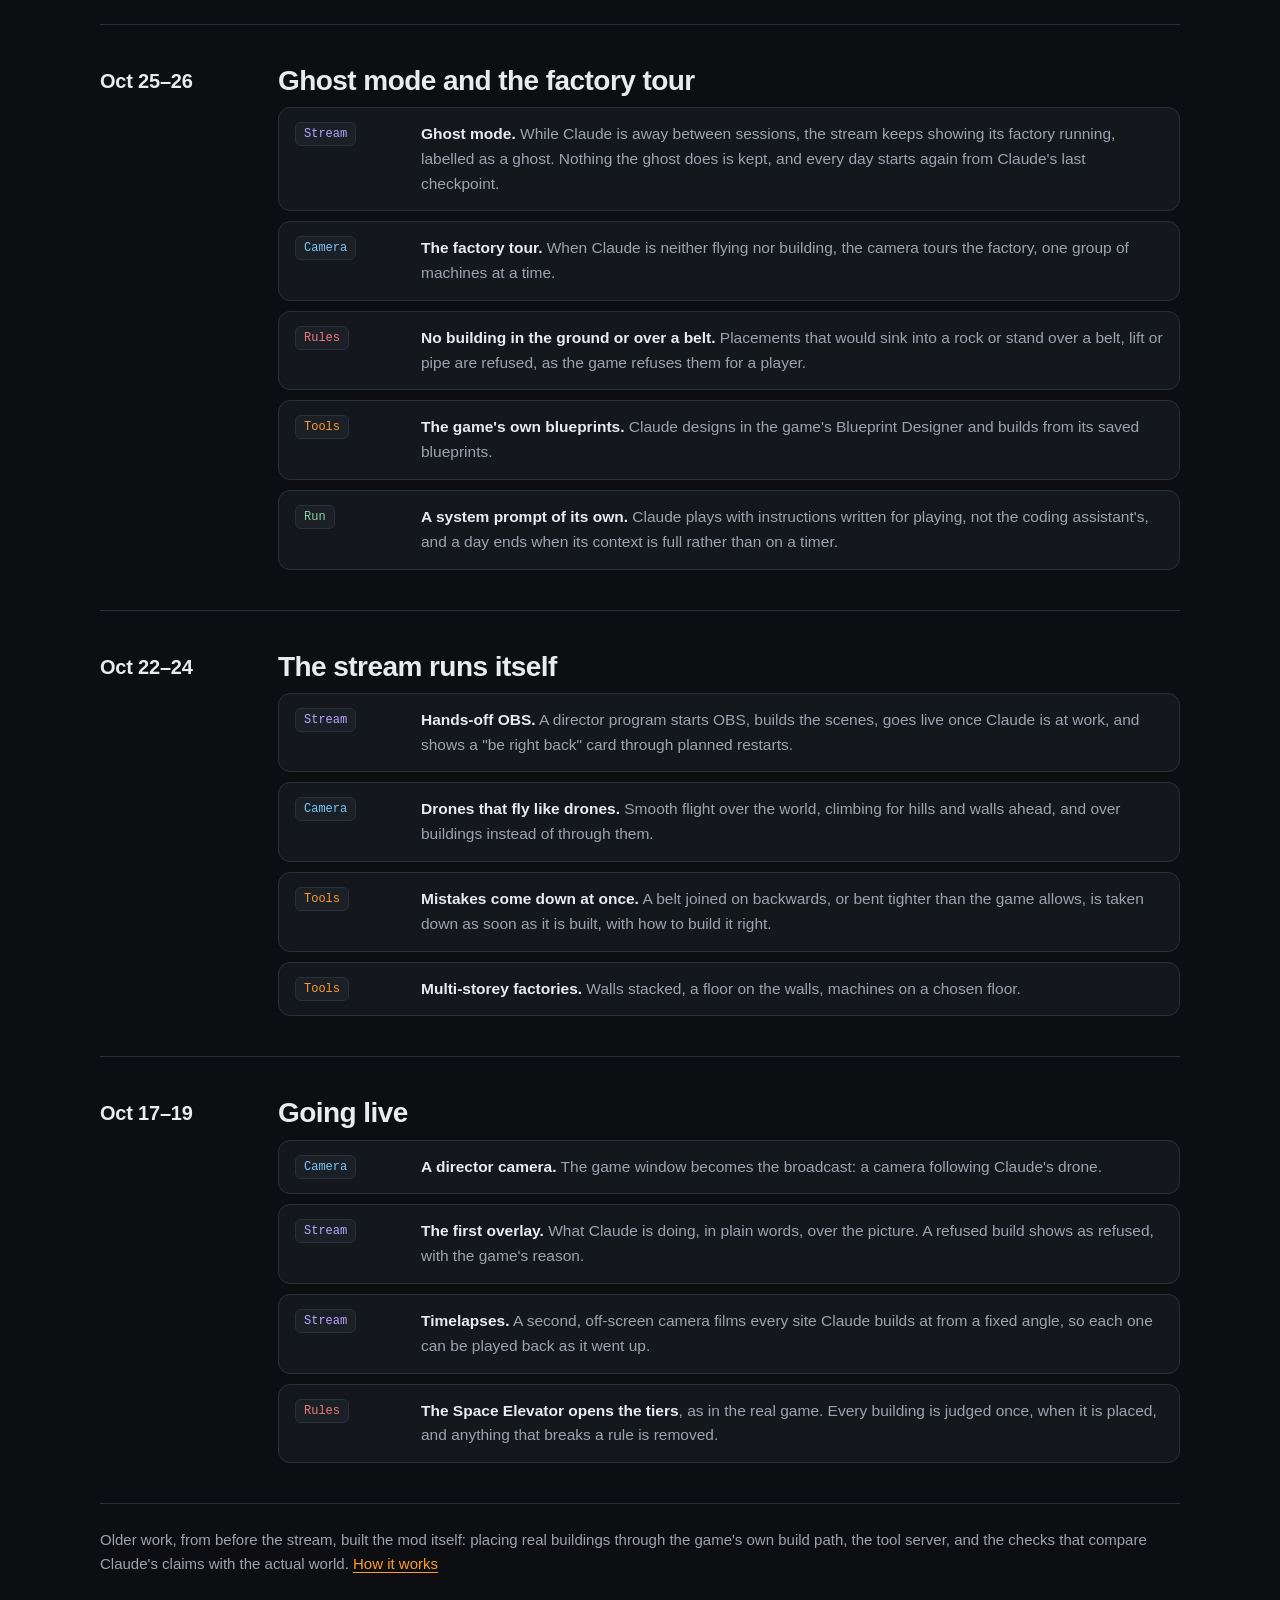
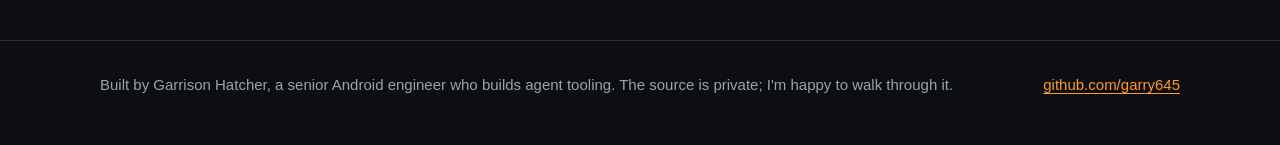
<file: claudes-factory/changes/index.html>
<!doctype html>
<html lang="en">
<head>
  <meta charset="utf-8">
  <meta name="viewport" content="width=device-width, initial-scale=1">
  <title>ClaudesFactory changelog</title>
  <meta name="description" content="What changes in ClaudesFactory, in plain words: Claude's tools, the rules the game holds it to, the camera and the stream.">
  <meta property="og:title" content="ClaudesFactory changelog">
  <meta property="og:description" content="What changes in the system around Claude as it plays Satisfactory on its own, newest first.">
  <meta property="og:image" content="https://garry645.github.io/claudes-factory/media/full/d133-hero-space-elevator.jpg">
  <meta property="og:type" content="website">
  <link rel="stylesheet" href="../../assets/site.css">
</head>
<body>
  <header class="site-header">
    <div class="wrap">
      <a class="brand" href="../../">Garrison Hatcher</a>
      <nav class="nav" aria-label="Page">
        <a class="hide-sm" href="../">ClaudesFactory</a>
        <a class="btn btn-sm btn-primary" href="https://www.twitch.tv/gamergarry645"><span class="live-dot" aria-hidden="true"></span>Watch on Twitch</a>
      </nav>
    </div>
  </header>

  <main>
    <div class="wrap hero cl-hero">
      <p class="eyebrow">ClaudesFactory · Changelog</p>
      <h1 class="two-line"><span>What's changed.</span></h1>
      <p class="lede">Claude plays on its own, but everything around it keeps changing: the tools it plays with, the rules the game holds it to, the camera and the stream. Here are those changes in plain words, newest first.</p>
      <ul class="cl-legend" aria-label="Kinds of change">
        <li><span class="cl-tag t-tools">Tools</span>what Claude can do and see</li>
        <li><span class="cl-tag t-rules">Rules</span>what the game holds it to</li>
        <li><span class="cl-tag t-camera">Camera</span>the stream's view</li>
        <li><span class="cl-tag t-stream">Stream</span>overlay, scenes, OBS</li>
        <li><span class="cl-tag t-run">Run</span>the supervisor that keeps it going</li>
        <li><span class="cl-tag t-perf">Performance</span>smoother and lighter</li>
      </ul>
    </div>

    <div class="wrap cl">

      <section class="cl-release" id="2026-11-11" aria-labelledby="r-1111">
        <div class="cl-when"><time datetime="2026-11-11">Nov 10–11</time></div>
        <div class="cl-body">
          <h2 id="r-1111">Trains that line up, drones, and belts that join</h2>
          <p class="cl-intro">Most of this comes from watching where Claude got stuck overnight, and why. Each fix was tested on a copy of the world, and all of it is in the run now.</p>
          <ul class="cl-items">
            <li><span class="cl-tag t-tools">Tools</span><div><b>Which car stops at which platform.</b> Each freight car is loaded and unloaded only by the platform it stops beside, but nothing told Claude which car that was. So instead of adding cars and platforms, it ran one car in phases and changed its timetable about 47 times. The train tool now says, for every stop, which car stops at the station and at each platform behind it. On the test copy the game docked the cars where the tool said, at both ends of the line.</div></li>
            <li><span class="cl-tag t-tools">Tools</span><div><b>Timetable filters worked all along.</b> Claude reported that "load only Motor" loaded nothing. The train's own log showed it had: a train takes a stop's rules as it docks, so a change made while it's docked waits for the next docking. The tool now says which rules the docking in progress runs on.</div></li>
            <li><span class="cl-tag t-tools">Tools</span><div><b>Drones.</b> Claude built a Drone Port, found no way to pair it and took it down. It can now set a port's destination and read its drone, its fuel, its trips and what each fuel costs a round trip. One of a port's two belt inputs takes only fuel, and only once that port has a drone of its own; the tools now say which one.</div></li>
            <li><span class="cl-tag t-tools">Tools</span><div><b>Belts that join where another starts.</b> A belt run into the start of another belt looped round and was refused: all 7 such refusals on Nov 10. The tool was aiming at the wrong point. The belt now comes in along the other belt's line and joins it.</div></li>
            <li><span class="cl-tag t-tools">Tools</span><div><b>Lifts that turn.</b> Claude decided a conveyor lift going down couldn't be turned, because every trial placement showed its exit in the same spot whatever direction it asked for. Trial placements now show the lift's own exit, and the four ways it can face.</div></li>
            <li><span class="cl-tag t-tools">Tools</span><div><b>Railway junctions and tighter corners.</b> Claude can branch a line with a switch and plan corners down to 18 m. The planning-day review now counts the factory's layout: its blocks, rail lines, stations and switches.</div></li>
            <li><span class="cl-tag t-run">Run</span><div><b>A tidier lessons book.</b> Before each planning day, a second Claude sorts Claude's lessons by topic and merges the ones that teach the same thing. The first tidy took the book from 444 lessons to 295.</div></li>
          </ul>
        </div>
      </section>

      <section class="cl-release" id="2026-11-06" aria-labelledby="r-1106">
        <div class="cl-when"><time datetime="2026-11-06">Nov 6</time><span class="cl-status">Next run</span></div>
        <div class="cl-body">
          <h2 id="r-1106">Track that goes where it's planned</h2>
          <p class="cl-intro">Found while testing the railway tools on a copy of the world before the next run.</p>
          <ul class="cl-items">
            <li><span class="cl-tag t-tools">Tools</span><div><b>Track starts the way it's pointed.</b> A railway started on open ground ignored the direction Claude gave it, set off sideways and curved round. It now leaves the way it's asked, in the game's own 10° steps.</div></li>
            <li><span class="cl-tag t-tools">Tools</span><div><b>Supports where the plan puts them.</b> The planner sometimes lifted a track's start, or its end at a cliff's edge, a little off the ground with nothing under it. The game put it back on the ground and refused the piece. Those ends now get a column under them, built before the track.</div></li>
            <li><span class="cl-tag t-run">Run</span><div><b>Claude hears the whole update.</b> A tool change with several points reached Claude as its first line only. The railway changes of Nov 4 go out to it again, in full.</div></li>
          </ul>
        </div>
      </section>

      <section class="cl-release" id="2026-11-05" aria-labelledby="r-1105">
        <div class="cl-when"><time datetime="2026-11-05">Nov 5</time><span class="cl-status">Next run</span></div>
        <div class="cl-body">
          <h2 id="r-1105">A lighter stream, freight cars and explosives</h2>
          <p class="cl-intro">Most of this comes from a measured pass over what the whole setup costs to run. All of it was tested on a copy of the world and goes into the next run.</p>
          <ul class="cl-items">
            <li><span class="cl-tag t-perf">Performance</span><div><b>The game no longer draws frames nobody sees.</b> It was running at about 85 frames a second for a 60 fps stream, and much faster when nothing slowed it down. While the stream camera has the view, the game is capped at the stream's 60. On the test copy, frames held at 16.7 ms, a steady 60.</div></li>
            <li><span class="cl-tag t-perf">Performance</span><div><b>No more half-second freezes while Claude lays belts.</b> After every belt it built or removed, Claude's tools read back every belt in the world, about 1,860 of them, and the game paused for 0.4–0.55 s each time. They now read only the belts they touched. On the test copy, building and removing belts, no frame took longer than 35 ms.</div></li>
            <li><span class="cl-tag t-perf">Performance</span><div><b>Idle connections stop slowing the game.</b> Each helper program connected to the mod made the game wait about a millisecond every frame, even with nothing to say.</div></li>
            <li><span class="cl-tag t-stream">Stream</span><div><b>The timelapse camera films less, and never at a cut.</b> Sites nobody is building at are filmed once an hour instead of every 10 minutes, which was most of a run's disk use.</div></li>
            <li><span class="cl-tag t-tools">Tools</span><div><b>Trains are for the factory to fill.</b> Claude built a freight car and tried to load it by hand with parts it had carried. That is what the train is for: a freight platform fills the car from the factory's belts, and another empties it onto belts at the far end. Claude now gets that answer if it tries by hand, and a chest it has filled by hand can't be belted into a machine.</div></li>
            <li><span class="cl-tag t-tools">Tools</span><div><b>Explosives.</b> Its railway was refused where a coral tree stood in the way, and the chainsaw can't cut those. Claude is now told what stands in its path, and it can clear boulders and coral trees with the game's own explosive, the Nobelisk, thrown and paid for as a player would.</div></li>
          </ul>
        </div>
      </section>

      <section class="cl-release" id="2026-11-04" aria-labelledby="r-1104">
        <div class="cl-when"><time datetime="2026-11-04">Nov 4</time><span class="cl-days">Days 125–133</span></div>
        <div class="cl-body">
          <h2 id="r-1104">Clean camera cuts, and a game master</h2>
          <ul class="cl-items">
            <li><span class="cl-tag t-camera">Camera</span><div><b>Cuts land on a loaded picture.</b> When the camera jumped to a far part of the factory, the game stopped to load it and the stream froze on the old shot for up to 1.3 s. The camera now loads its next shot before it cuts. In about five hours of stream since: none of those freezes, against 18–21 an hour before.</div></li>
            <li><span class="cl-tag t-camera">Camera</span><div><b>New shots start moving straight away.</b> After a cut the camera used to start from rest and creep for half a second. It now picks up at full speed from the first frame.</div></li>
            <li><span class="cl-tag t-tools">Tools</span><div><b>Claude can ask the game master.</b> When a tool misbehaves or a rule makes no sense, Claude can put a question to the developer. The answer comes back with one of its later tool answers, in the same session or the next. Its first four questions, about laying rail, a clash it couldn't name and loading freight cars, each led to a fix.</div></li>
            <li><span class="cl-tag t-perf">Performance</span><div><b>Claude's lookups stop freezing the game.</b> Asking for buildings by name no longer reads the whole world.</div></li>
            <li><span class="cl-tag t-stream">Stream</span><div><b>Whole thoughts on the work card.</b> The "Working on" card grows to fit, instead of cutting a sentence off. The "On screen" card now changes with the camera instead of lagging behind it.</div></li>
          </ul>
        </div>
      </section>

      <section class="cl-release" id="2026-11-01" aria-labelledby="r-1101">
        <div class="cl-when"><time datetime="2026-11-01">Nov 1</time></div>
        <div class="cl-body">
          <h2 id="r-1101">Trains, and tidy lines</h2>
          <ul class="cl-items">
            <li><span class="cl-tag t-tools">Tools</span><div><b>Claude sees rails and runs trains.</b> It can read a rail network (ends, joins, stations, trains and their paths), and drive a train on a round trip. A new tool lays track along a route it has surveyed for slopes and cliffs. A train line counts as a carrier when the factory's output is measured.</div></li>
            <li><span class="cl-tag t-rules">Rules</span><div><b>One rule for belts, lifts and pipes.</b> They may pass through a floor (going up) or a wall (going across), and overlap nothing else. A cleanup pass rebuilt every line in the world that broke it, from 112 down to 9.</div></li>
          </ul>
        </div>
      </section>

      <section class="cl-release" id="2026-10-31" aria-labelledby="r-1031">
        <div class="cl-when"><time datetime="2026-10-31">Oct 30–31</time></div>
        <div class="cl-body">
          <h2 id="r-1031">A new overlay, and a camera that goes indoors</h2>
          <ul class="cl-items">
            <li><span class="cl-tag t-stream">Stream</span><div><b>The overlay, redesigned.</b> The next unlock and what it still needs, Claude's plan, how the factory is running, and the game day.</div></li>
            <li><span class="cl-tag t-stream">Stream</span><div><b>A narrator.</b> A small, fast model (Claude Haiku) reads what Claude has been doing and writes the "Working on" card every 90 seconds.</div></li>
            <li><span class="cl-tag t-stream">Stream</span><div><b>A second look when things go wrong.</b> When 3 of Claude's last 10 calls fail, Haiku looks over what happened and suggests a step back. Viewers see it on stream for 30 seconds.</div></li>
            <li><span class="cl-tag t-camera">Camera</span><div><b>Indoors, and never in the ground.</b> The camera follows Claude inside buildings, zooms out past trees in the way, and never stands inside a hill.</div></li>
            <li><span class="cl-tag t-tools">Tools</span><div><b>Surveying before building.</b> Claude can read the ground along a belt's line before laying it, and read the whole map's heights. A third to two-fifths of its refused builds had been about terrain.</div></li>
            <li><span class="cl-tag t-tools">Tools</span><div><b>Upgrades in place, and joints that find a spot.</b> Belts, lifts and miners upgrade where they stand, as the build gun does. A belt joint the game refuses moves to the nearest spot it accepts.</div></li>
            <li><span class="cl-tag t-run">Run</span><div><b>Growth means output.</b> A day is judged by what the factory produces, not by how many machines it has.</div></li>
          </ul>
        </div>
      </section>

      <section class="cl-release" id="2026-10-29" aria-labelledby="r-1029">
        <div class="cl-when"><time datetime="2026-10-29">Oct 27–29</time></div>
        <div class="cl-body">
          <h2 id="r-1029">Copilot mode</h2>
          <ul class="cl-items">
            <li><span class="cl-tag t-tools">Tools</span><div><b>Talk to Claude from inside the game.</b> A chat panel in the game, from the keyboard or a phone. Claude plays while you direct it, and Esc interrupts it mid-task, as in Claude Code.</div></li>
            <li><span class="cl-tag t-stream">Stream</span><div><b>The overlay is drawn by the game itself</b>, not layered on top in OBS, so it is part of the picture.</div></li>
            <li><span class="cl-tag t-tools">Tools</span><div><b>Refusals name what's in the way.</b> When the game refuses a placement, Claude is told what stands there. Belts say what they carry, and jams are named.</div></li>
            <li><span class="cl-tag t-run">Run</span><div><b>The factory's growth is read from the game</b>, not taken from Claude's own report.</div></li>
          </ul>
        </div>
      </section>

      <section class="cl-release" id="2026-10-26" aria-labelledby="r-1026">
        <div class="cl-when"><time datetime="2026-10-26">Oct 25–26</time></div>
        <div class="cl-body">
          <h2 id="r-1026">Ghost mode and the factory tour</h2>
          <ul class="cl-items">
            <li><span class="cl-tag t-stream">Stream</span><div><b>Ghost mode.</b> While Claude is away between sessions, the stream keeps showing its factory running, labelled as a ghost. Nothing the ghost does is kept, and every day starts again from Claude's last checkpoint.</div></li>
            <li><span class="cl-tag t-camera">Camera</span><div><b>The factory tour.</b> When Claude is neither flying nor building, the camera tours the factory, one group of machines at a time.</div></li>
            <li><span class="cl-tag t-rules">Rules</span><div><b>No building in the ground or over a belt.</b> Placements that would sink into a rock or stand over a belt, lift or pipe are refused, as the game refuses them for a player.</div></li>
            <li><span class="cl-tag t-tools">Tools</span><div><b>The game's own blueprints.</b> Claude designs in the game's Blueprint Designer and builds from its saved blueprints.</div></li>
            <li><span class="cl-tag t-run">Run</span><div><b>A system prompt of its own.</b> Claude plays with instructions written for playing, not the coding assistant's, and a day ends when its context is full rather than on a timer.</div></li>
          </ul>
        </div>
      </section>

      <section class="cl-release" id="2026-10-22" aria-labelledby="r-1022">
        <div class="cl-when"><time datetime="2026-10-22">Oct 22–24</time></div>
        <div class="cl-body">
          <h2 id="r-1022">The stream runs itself</h2>
          <ul class="cl-items">
            <li><span class="cl-tag t-stream">Stream</span><div><b>Hands-off OBS.</b> A director program starts OBS, builds the scenes, goes live once Claude is at work, and shows a "be right back" card through planned restarts.</div></li>
            <li><span class="cl-tag t-camera">Camera</span><div><b>Drones that fly like drones.</b> Smooth flight over the world, climbing for hills and walls ahead, and over buildings instead of through them.</div></li>
            <li><span class="cl-tag t-tools">Tools</span><div><b>Mistakes come down at once.</b> A belt joined on backwards, or bent tighter than the game allows, is taken down as soon as it is built, with how to build it right.</div></li>
            <li><span class="cl-tag t-tools">Tools</span><div><b>Multi-storey factories.</b> Walls stacked, a floor on the walls, machines on a chosen floor.</div></li>
          </ul>
        </div>
      </section>

      <section class="cl-release" id="2026-10-18" aria-labelledby="r-1018">
        <div class="cl-when"><time datetime="2026-10-18">Oct 17–19</time></div>
        <div class="cl-body">
          <h2 id="r-1018">Going live</h2>
          <ul class="cl-items">
            <li><span class="cl-tag t-camera">Camera</span><div><b>A director camera.</b> The game window becomes the broadcast: a camera following Claude's drone.</div></li>
            <li><span class="cl-tag t-stream">Stream</span><div><b>The first overlay.</b> What Claude is doing, in plain words, over the picture. A refused build shows as refused, with the game's reason.</div></li>
            <li><span class="cl-tag t-stream">Stream</span><div><b>Timelapses.</b> A second, off-screen camera films every site Claude builds at from a fixed angle, so each one can be played back as it went up.</div></li>
            <li><span class="cl-tag t-rules">Rules</span><div><b>The Space Elevator opens the tiers</b>, as in the real game. Every building is judged once, when it is placed, and anything that breaks a rule is removed.</div></li>
          </ul>
        </div>
      </section>

      <p class="cl-foot">Older work, from before the stream, built the mod itself: placing real buildings through the game's own build path, the tool server, and the checks that compare Claude's claims with the actual world. <a href="../#how">How it works</a></p>
    </div>
  </main>

  <footer class="site-footer">
    <div class="wrap">
      <span>Built by Garrison Hatcher, a senior Android engineer who builds agent tooling. The source is private; I'm happy to walk through it.</span>
      <a href="https://github.com/garry645">github.com/garry645</a>
    </div>
  </footer>
</body>
</html>
</file>
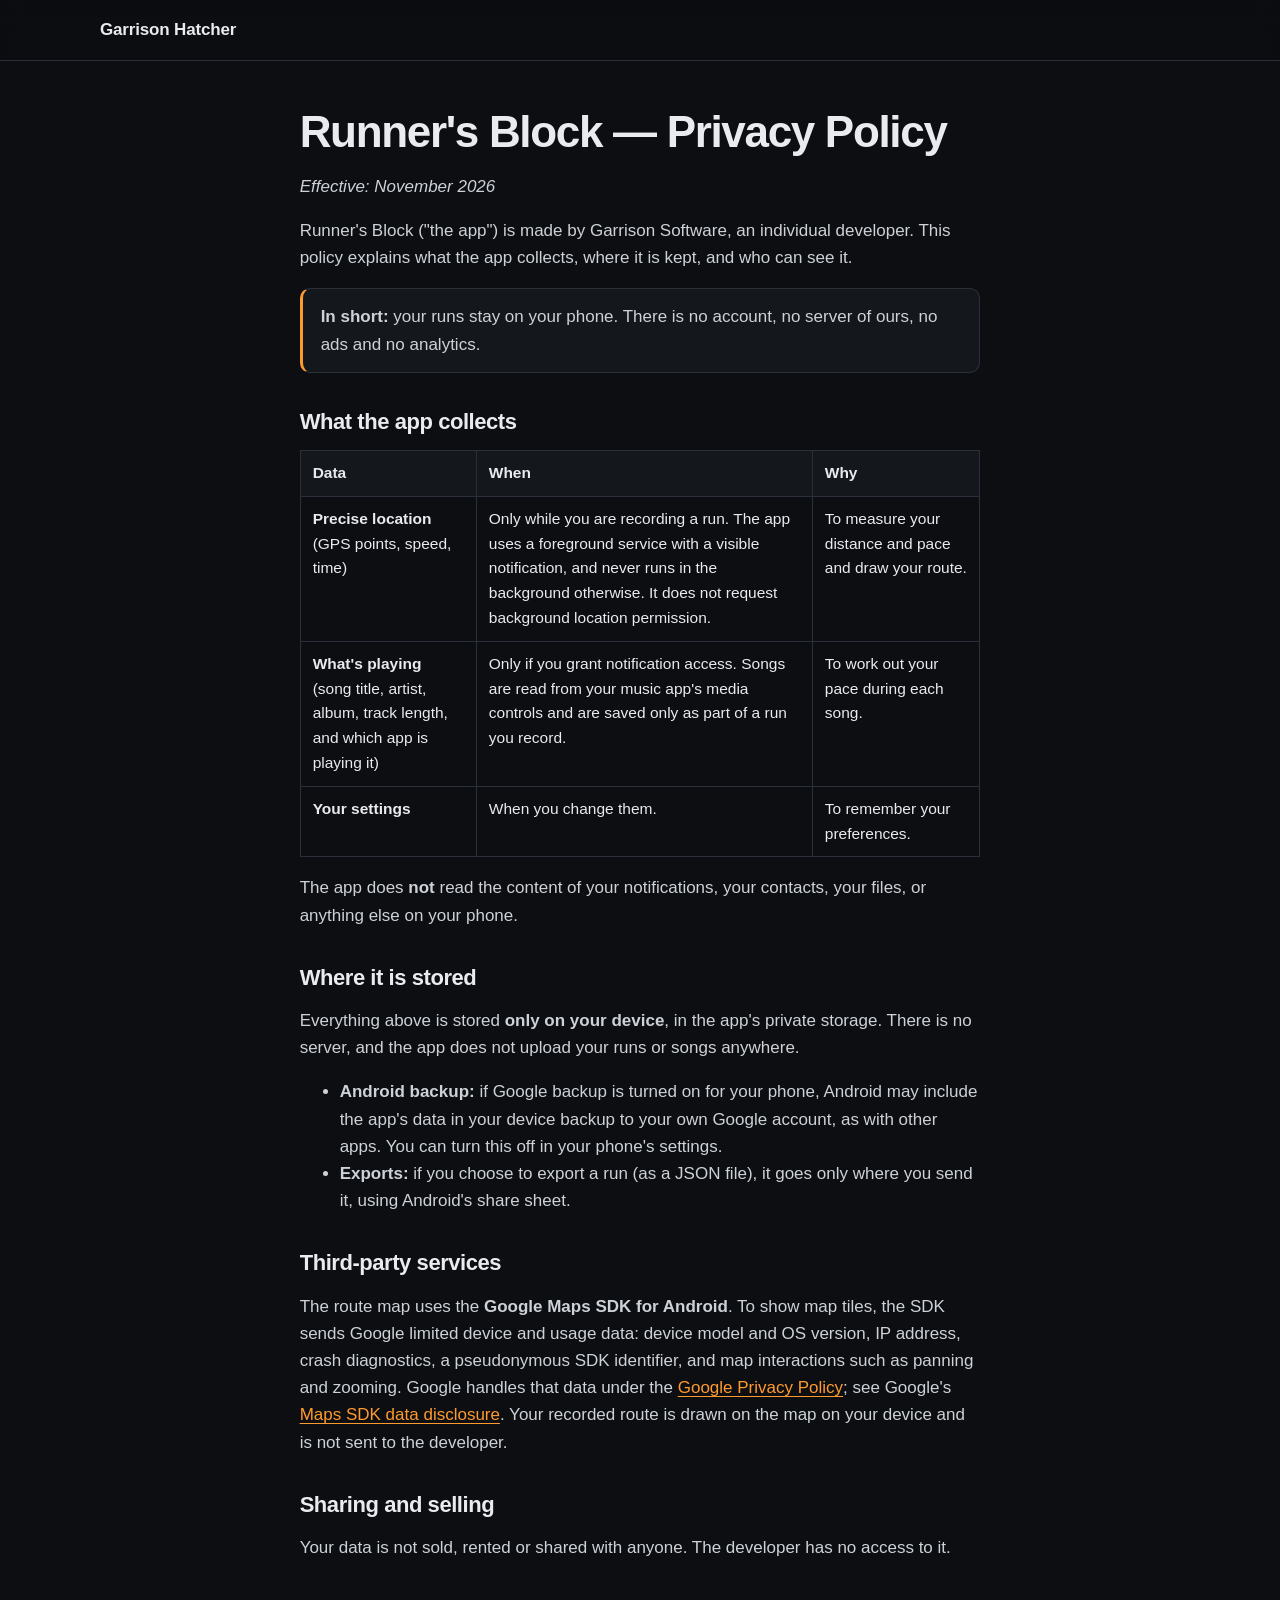
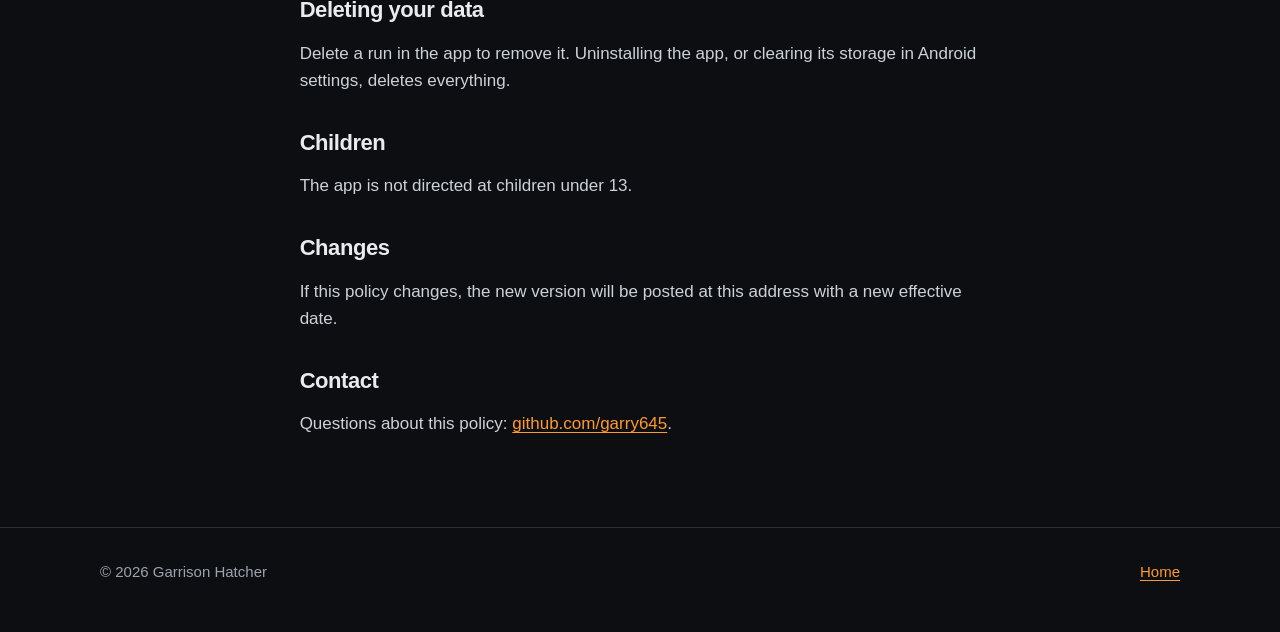
<file: runners-block/privacy/index.html>
<!doctype html>
<html lang="en">
<head>
  <meta charset="utf-8">
  <meta name="viewport" content="width=device-width, initial-scale=1">
  <title>Runner's Block — Privacy Policy</title>
  <meta name="description" content="Privacy policy for the Runner's Block Android app.">
  <link rel="stylesheet" href="../../assets/site.css">
</head>
<body>
  <header class="site-header">
    <div class="wrap">
      <a class="brand" href="../../">Garrison Hatcher</a>
    </div>
  </header>

  <main class="wrap prose">
    <h1>Runner's Block — Privacy Policy</h1>
    <p><em>Effective: November 2026</em></p>

    <p>Runner's Block ("the app") is made by Garrison Software, an individual developer. This policy explains what the app collects, where it is kept, and who can see it.</p>
    <p class="summary"><strong>In short:</strong> your runs stay on your phone. There is no account, no server of ours, no ads and no analytics.</p>

    <h2>What the app collects</h2>
    <table>
      <thead><tr><th>Data</th><th>When</th><th>Why</th></tr></thead>
      <tbody>
        <tr>
          <td><strong>Precise location</strong> (GPS points, speed, time)</td>
          <td>Only while you are recording a run. The app uses a foreground service with a visible notification, and never runs in the background otherwise. It does not request background location permission.</td>
          <td>To measure your distance and pace and draw your route.</td>
        </tr>
        <tr>
          <td><strong>What's playing</strong> (song title, artist, album, track length, and which app is playing it)</td>
          <td>Only if you grant notification access. Songs are read from your music app's media controls and are saved only as part of a run you record.</td>
          <td>To work out your pace during each song.</td>
        </tr>
        <tr>
          <td><strong>Your settings</strong></td>
          <td>When you change them.</td>
          <td>To remember your preferences.</td>
        </tr>
      </tbody>
    </table>
    <p>The app does <strong>not</strong> read the content of your notifications, your contacts, your files, or anything else on your phone.</p>

    <h2>Where it is stored</h2>
    <p>Everything above is stored <strong>only on your device</strong>, in the app's private storage. There is no server, and the app does not upload your runs or songs anywhere.</p>
    <ul>
      <li><strong>Android backup:</strong> if Google backup is turned on for your phone, Android may include the app's data in your device backup to your own Google account, as with other apps. You can turn this off in your phone's settings.</li>
      <li><strong>Exports:</strong> if you choose to export a run (as a JSON file), it goes only where you send it, using Android's share sheet.</li>
    </ul>

    <h2>Third-party services</h2>
    <p>The route map uses the <strong>Google Maps SDK for Android</strong>. To show map tiles, the SDK sends Google limited device and usage data: device model and OS version, IP address, crash diagnostics, a pseudonymous SDK identifier, and map interactions such as panning and zooming. Google handles that data under the <a href="https://policies.google.com/privacy">Google Privacy Policy</a>; see Google's <a href="https://developers.google.com/maps/documentation/android-sdk/play-data-disclosure">Maps SDK data disclosure</a>. Your recorded route is drawn on the map on your device and is not sent to the developer.</p>

    <h2>Sharing and selling</h2>
    <p>Your data is not sold, rented or shared with anyone. The developer has no access to it.</p>

    <h2>Deleting your data</h2>
    <p>Delete a run in the app to remove it. Uninstalling the app, or clearing its storage in Android settings, deletes everything.</p>

    <h2>Children</h2>
    <p>The app is not directed at children under 13.</p>

    <h2>Changes</h2>
    <p>If this policy changes, the new version will be posted at this address with a new effective date.</p>

    <h2>Contact</h2>
    <p>Questions about this policy: <a href="https://github.com/garry645">github.com/garry645</a>.</p>
  </main>

  <footer class="site-footer">
    <div class="wrap">
      <span>© 2026 Garrison Hatcher</span>
      <a href="../../">Home</a>
    </div>
  </footer>
</body>
</html>
</file>
<file: assets/site.css>
:root {
  --bg: #0c0e11;
  --surface: #14181d;
  --surface-2: #1b2027;
  --border: #29303a;
  --text: #e9ebee;
  --muted: #9ba4ae;
  --accent: #ff9a2e;
  --accent-ink: #1a1006;
  --radius: 14px;
  --max: 1080px;
  --font: "Inter", -apple-system, BlinkMacSystemFont, "Segoe UI", Roboto, "Helvetica Neue", Arial, sans-serif;
  --mono: ui-monospace, "SF Mono", "Cascadia Code", Consolas, monospace;
  color-scheme: dark;
}

* { box-sizing: border-box; }
html { scroll-behavior: smooth; }
body {
  margin: 0;
  background: var(--bg);
  color: var(--text);
  font: 17px/1.6 var(--font);
  -webkit-font-smoothing: antialiased;
}
img, video, iframe { display: block; max-width: 100%; }
img, video { height: auto; }
a { color: var(--accent); text-decoration-thickness: 1px; text-underline-offset: 3px; }
a:hover { text-decoration-thickness: 2px; }
code { font-family: var(--mono); font-size: .9em; background: var(--surface-2); padding: .1em .35em; border-radius: 5px; }

.wrap { width: min(var(--max), 100% - 32px); margin-inline: auto; }

/* Header */
.site-header {
  position: sticky; top: 0; z-index: 10;
  background: color-mix(in srgb, var(--bg) 85%, transparent);
  backdrop-filter: blur(10px);
  border-bottom: 1px solid var(--border);
}
.site-header .wrap { display: flex; align-items: center; justify-content: space-between; gap: 16px; height: 60px; }
.brand { color: var(--text); text-decoration: none; font-weight: 650; letter-spacing: -.01em; }
.nav { display: flex; gap: 20px; align-items: center; font-size: 15px; }
.nav a:not(.btn) { color: var(--muted); text-decoration: none; }
.nav a:not(.btn):hover { color: var(--text); }

/* Buttons */
.btn {
  display: inline-flex; align-items: center; gap: 8px;
  padding: 11px 18px; border-radius: 999px;
  font-weight: 600; font-size: 15px; text-decoration: none;
  border: 1px solid var(--border); color: var(--text); background: var(--surface);
  transition: transform .15s ease, background .15s ease;
}
.btn:hover { transform: translateY(-1px); background: var(--surface-2); }
.btn-primary { background: var(--accent); color: var(--accent-ink); border-color: var(--accent); }
.btn-primary:hover { background: #ffab52; }
.btn-sm { padding: 7px 14px; font-size: 14px; }
.live-dot { width: 8px; height: 8px; border-radius: 50%; background: #e5484d; box-shadow: 0 0 0 3px rgb(229 72 77 / .25); }

/* Hero */
.hero { padding: 72px 0 28px; }
.eyebrow { color: var(--accent); font-weight: 650; font-size: 13px; letter-spacing: .12em; text-transform: uppercase; margin: 0 0 14px; }
h1 { font-size: clamp(36px, 6vw, 64px); line-height: 1.04; letter-spacing: -.03em; margin: 0 0 18px; max-width: 14ch; }
h1.two-line { max-width: none; }
h1.two-line span { display: block; text-wrap: balance; }
h1.two-line span + span { color: var(--accent); }
.lede { font-size: clamp(18px, 2.2vw, 21px); color: var(--muted); max-width: 60ch; margin: 0 0 28px; }
.actions { display: flex; flex-wrap: wrap; gap: 12px; }

/* Media */
.media-frame { border-radius: var(--radius); overflow: hidden; border: 1px solid var(--border); background: #000; }
.media-frame video, .media-frame img { width: 100%; height: auto; }
.ratio-16x9 { aspect-ratio: 16 / 9; }
.ratio-16x9 iframe { width: 100%; height: 100%; border: 0; }
figure { margin: 0; }
figcaption { color: var(--muted); font-size: 15px; margin-top: 10px; }
.hero-media { margin-top: 44px; }

/* Sections */
section { padding: 56px 0; }
section + section { border-top: 1px solid var(--border); }
h2 { font-size: clamp(26px, 3.4vw, 36px); line-height: 1.15; letter-spacing: -.02em; margin: 0 0 12px; }
h3 { font-size: 19px; margin: 0 0 8px; letter-spacing: -.01em; }
.section-intro { color: var(--muted); max-width: 64ch; margin: 0 0 28px; }

/* Stats */
.stats { display: grid; grid-template-columns: repeat(4, 1fr); gap: 12px; margin-top: 28px; }
.stat { background: var(--surface); border: 1px solid var(--border); border-radius: var(--radius); padding: 18px; }
.stat b { display: block; font-size: 28px; letter-spacing: -.02em; line-height: 1.1; }
.stat span { color: var(--muted); font-size: 14px; }
.stats-note { color: var(--muted); font-size: 14px; margin-top: 12px; }

/* Phone screenshots */
.phones { display: grid; grid-template-columns: repeat(3, 1fr); gap: 28px; margin-top: 44px; max-width: 900px; }
.phone img {
  width: 100%; border-radius: 28px; border: 6px solid #1f242c;
  box-shadow: 0 0 0 1px var(--border), 0 18px 40px rgb(0 0 0 / .45);
  background: #000;
}
.phone figcaption { text-align: center; font-size: 14.5px; }

/* Annotated screenshot */
.annotated { position: relative; }
.marker, .num {
  display: grid; place-items: center; flex: none;
  width: 30px; height: 30px; border-radius: 50%;
  background: var(--accent); color: var(--accent-ink);
  font-weight: 750; font-size: 15px; line-height: 1;
}
.marker {
  position: absolute; transform: translate(-50%, -50%);
  box-shadow: 0 0 0 3px rgb(12 14 17 / .85), 0 2px 10px rgb(0 0 0 / .5);
}
.legend-grid { list-style: none; padding: 0; margin: 20px 0 0; display: grid; grid-template-columns: repeat(4, 1fr); gap: 12px; }
.legend-grid li { background: var(--surface); border: 1px solid var(--border); border-radius: 12px; padding: 16px; }
.legend-grid .num { width: 26px; height: 26px; font-size: 14px; margin-bottom: 10px; }
.legend-grid b { display: block; font-size: 13px; letter-spacing: .1em; text-transform: uppercase; color: var(--accent); margin-bottom: 4px; }
.legend-grid p { color: var(--muted); font-size: 15px; margin: 0; }

/* Pipeline */
.pipeline { display: grid; grid-template-columns: repeat(4, 1fr); gap: 14px; position: relative; }
.stage { background: var(--surface); border: 1px solid var(--border); border-radius: var(--radius); padding: 20px; position: relative; }
.stage .tag { font-family: var(--mono); font-size: 12px; color: var(--accent); margin-bottom: 8px; display: block; }
.stage p { color: var(--muted); font-size: 15px; margin: 0; }
.stage:not(:last-child)::after {
  content: "→"; position: absolute; right: -14px; top: 50%; transform: translate(50%, -50%);
  color: var(--accent); font-weight: 700; z-index: 1;
}
.details { margin-top: 28px; display: grid; grid-template-columns: repeat(2, 1fr); gap: 14px 32px; padding: 0; list-style: none; }
.details li { color: var(--muted); font-size: 15.5px; padding-left: 18px; position: relative; }
.details li::before { content: ""; position: absolute; left: 0; top: .7em; width: 7px; height: 7px; border-radius: 2px; background: var(--accent); }
.details b { color: var(--text); font-weight: 600; }

/* Factory tour clips */
.tour-grid { display: grid; grid-template-columns: repeat(2, 1fr); gap: 20px; }
.tour-grid video { width: 100%; height: 100%; object-fit: cover; }

/* Photo gallery */
.gallery-heading { font-size: 15px; letter-spacing: .08em; text-transform: uppercase; color: var(--muted); margin: 28px 0 12px; }
.section-intro + .gallery-heading { margin-top: 0; }
.photo-grid { display: grid; grid-template-columns: repeat(3, 1fr); gap: 12px; }
.photo { position: relative; display: block; border-radius: 10px; overflow: hidden; border: 1px solid var(--border); background: #000; }
.photo img { width: 100%; aspect-ratio: 16 / 9; object-fit: cover; transition: transform .25s ease, opacity .25s ease; }
.photo:hover img, .photo:focus-visible img { transform: scale(1.03); opacity: .9; }
.photo:focus-visible { outline: 2px solid var(--accent); outline-offset: 2px; }
.photo span {
  position: absolute; left: 8px; bottom: 8px;
  font-size: 12px; font-weight: 650; letter-spacing: .06em; text-transform: uppercase;
  color: var(--text); background: rgb(12 14 17 / .78); padding: 3px 8px; border-radius: 6px;
}

/* Lightbox */
#lightbox {
  width: 100vw; height: 100vh; max-width: none; max-height: none; margin: 0; padding: 0; border: 0;
  background: rgb(6 7 9 / .94); color: var(--text);
}
#lightbox[open] { display: flex; align-items: center; justify-content: center; }
#lightbox::backdrop { background: rgb(0 0 0 / .6); }
#lightbox figure { max-width: min(1600px, 100vw - 120px); }
#lightbox img { max-height: 80vh; width: auto; margin-inline: auto; border-radius: 10px; }
#lightbox figcaption { text-align: center; max-width: 70ch; margin: 14px auto 0; color: #cdd2d8; }
.lb-close, .lb-nav {
  background: rgb(255 255 255 / .08); color: var(--text); border: 1px solid var(--border);
  border-radius: 999px; cursor: pointer; font: 600 28px/1 var(--font);
  display: grid; place-items: center; width: 48px; height: 48px;
}
.lb-close:hover, .lb-nav:hover { background: rgb(255 255 255 / .16); }
.lb-close { position: absolute; top: 16px; right: 16px; }
.lb-nav { position: absolute; top: 50%; transform: translateY(-50%); }
.lb-prev { left: 16px; }
.lb-next { right: 16px; }

/* Lessons */
.lessons { display: grid; gap: 18px; }
.lesson { display: grid; grid-template-columns: 1fr 1fr; gap: 24px; align-items: center; background: var(--surface); border: 1px solid var(--border); border-radius: var(--radius); padding: 22px; }
.lesson.text-only { grid-template-columns: 1fr; }
.lesson p { color: var(--muted); margin: 0; }

/* Chips */
.chips { display: flex; flex-wrap: wrap; gap: 8px; padding: 0; margin: 0; list-style: none; }
.chips li { border: 1px solid var(--border); background: var(--surface); border-radius: 999px; padding: 6px 14px; font-size: 14.5px; }

/* Cards (home) */
.cards { display: grid; grid-template-columns: repeat(2, 1fr); gap: 18px; }
.card { background: var(--surface); border: 1px solid var(--border); border-radius: var(--radius); overflow: hidden; display: flex; flex-direction: column; }
.card img { aspect-ratio: 16 / 9; object-fit: cover; width: 100%; }
.card .body { padding: 20px; display: flex; flex-direction: column; gap: 10px; flex: 1; }
.card p { color: var(--muted); margin: 0; font-size: 15.5px; }
.card .meta { font-size: 13px; color: var(--accent); font-weight: 600; letter-spacing: .06em; text-transform: uppercase; }
.card .links { margin-top: auto; display: flex; gap: 10px; flex-wrap: wrap; }
.placeholder-art { aspect-ratio: 16 / 9; display: grid; place-items: center; background: radial-gradient(circle at 30% 30%, #2a2116, var(--surface-2)); color: var(--accent); font-size: 44px; }

/* Prose (policy pages) */
.prose { max-width: 72ch; padding: 48px 0 72px; }
.prose h1 { font-size: clamp(30px, 4.5vw, 44px); max-width: none; }
.prose h2 { font-size: 22px; margin-top: 36px; }
.prose p, .prose li { color: #cdd2d8; }
.prose table { width: 100%; border-collapse: collapse; margin: 16px 0; font-size: 15.5px; }
.prose th, .prose td { text-align: left; vertical-align: top; padding: 10px 12px; border: 1px solid var(--border); }
.prose th { background: var(--surface); }
.summary { background: var(--surface); border: 1px solid var(--border); border-left: 3px solid var(--accent); border-radius: 10px; padding: 14px 18px; }

/* Footer */
.site-footer { border-top: 1px solid var(--border); padding: 32px 0 48px; color: var(--muted); font-size: 15px; }
.site-footer .wrap { display: flex; justify-content: space-between; gap: 16px; flex-wrap: wrap; }

@media (max-width: 860px) {
  .stats { grid-template-columns: repeat(2, 1fr); }
  .lesson { grid-template-columns: 1fr; }
  .legend-grid { grid-template-columns: repeat(2, 1fr); }
  .phones { grid-template-columns: repeat(3, minmax(220px, 1fr)); overflow-x: auto; scroll-snap-type: x mandatory; gap: 16px; padding-bottom: 8px; }
  .phone { scroll-snap-align: center; }
  .marker { width: 24px; height: 24px; font-size: 13px; }
  .pipeline { grid-template-columns: 1fr; }
  .stage:not(:last-child)::after { content: "↓"; right: 50%; top: auto; bottom: -14px; transform: translate(50%, 50%); }
  .details, .cards { grid-template-columns: 1fr; }
  .photo-grid { grid-template-columns: repeat(2, 1fr); gap: 8px; }
  .tour-grid { grid-template-columns: 1fr; }
  .photo:last-child:nth-child(odd) { grid-column: 1 / -1; }
  #lightbox figure { max-width: 100vw; padding: 0 8px; }
  .lb-nav { top: auto; bottom: 16px; transform: none; }
  .hero { padding-top: 44px; }
  .nav .hide-sm { display: none; }
}
@media (max-width: 520px) {
  .legend-grid { grid-template-columns: 1fr; }
  .legend-grid li { display: grid; grid-template-columns: auto 1fr; column-gap: 12px; }
  .legend-grid .num { grid-row: span 2; margin-bottom: 0; }
}
@media (prefers-reduced-motion: reduce) {
  html { scroll-behavior: auto; }
  .btn, .photo img { transition: none; }
}

/* Changelog */
.cl-hero { padding-bottom: 8px; }
.cl-legend { list-style: none; padding: 0; margin: 0; display: flex; flex-wrap: wrap; gap: 10px 20px; color: var(--muted); font-size: 14.5px; }
.cl-legend li { display: flex; align-items: center; gap: 8px; }
.cl { padding: 8px 0 64px; }
section.cl-release { display: grid; grid-template-columns: 150px 1fr; gap: 28px; padding: 40px 0; }
.cl-when { position: sticky; top: 84px; align-self: start; display: flex; flex-direction: column; align-items: flex-start; gap: 6px; }
.cl-when time { font-weight: 700; font-size: 20px; letter-spacing: -.01em; }
.cl-days { color: var(--muted); font-size: 14px; }
.cl-status { font-size: 12px; font-weight: 650; letter-spacing: .08em; text-transform: uppercase; color: var(--accent-ink); background: var(--accent); padding: 2px 8px; border-radius: 6px; }
.cl-body { min-width: 0; }
.cl-body h2 { font-size: clamp(22px, 2.6vw, 28px); margin-bottom: 10px; }
.cl-intro { color: var(--muted); margin: 0 0 16px; max-width: 64ch; }
.cl-items { list-style: none; padding: 0; margin: 0; display: grid; gap: 10px; }
.cl-items li { display: grid; grid-template-columns: 112px 1fr; gap: 14px; align-items: start; background: var(--surface); border: 1px solid var(--border); border-radius: 12px; padding: 14px 16px; color: var(--muted); font-size: 15.5px; }
.cl-items b { color: var(--text); font-weight: 600; }
.cl-tag { display: inline-block; justify-self: start; font-family: var(--mono); font-size: 12px; line-height: 1.5; padding: 2px 8px; border-radius: 6px; border: 1px solid var(--border); background: var(--surface-2); white-space: nowrap; }
.t-tools { color: var(--accent); }
.t-rules { color: #f2777a; }
.t-camera { color: #7cc4fa; }
.t-stream { color: #b9a4ff; }
.t-run { color: #8fd19e; }
.t-perf { color: #f2d06b; }
.cl-foot { color: var(--muted); font-size: 15px; border-top: 1px solid var(--border); padding-top: 24px; margin: 0; }
.cl-recent { list-style: none; padding: 0; margin: 0 0 22px; display: grid; grid-template-columns: repeat(3, 1fr); gap: 14px; }
.cl-recent li { background: var(--surface); border: 1px solid var(--border); border-radius: var(--radius); padding: 18px 20px; display: flex; flex-direction: column; gap: 6px; }
.cl-recent time { color: var(--accent); font-size: 13px; font-weight: 650; letter-spacing: .08em; text-transform: uppercase; }
.cl-recent b { font-size: 17px; letter-spacing: -.01em; }
.cl-recent span { color: var(--muted); font-size: 15px; }
@media (max-width: 860px) {
  section.cl-release { grid-template-columns: 1fr; gap: 12px; padding: 32px 0; }
  .cl-when { position: static; flex-direction: row; flex-wrap: wrap; align-items: center; gap: 10px; }
  .cl-items li { grid-template-columns: 1fr; gap: 8px; }
  .cl-recent { grid-template-columns: 1fr; }
}
</file>
